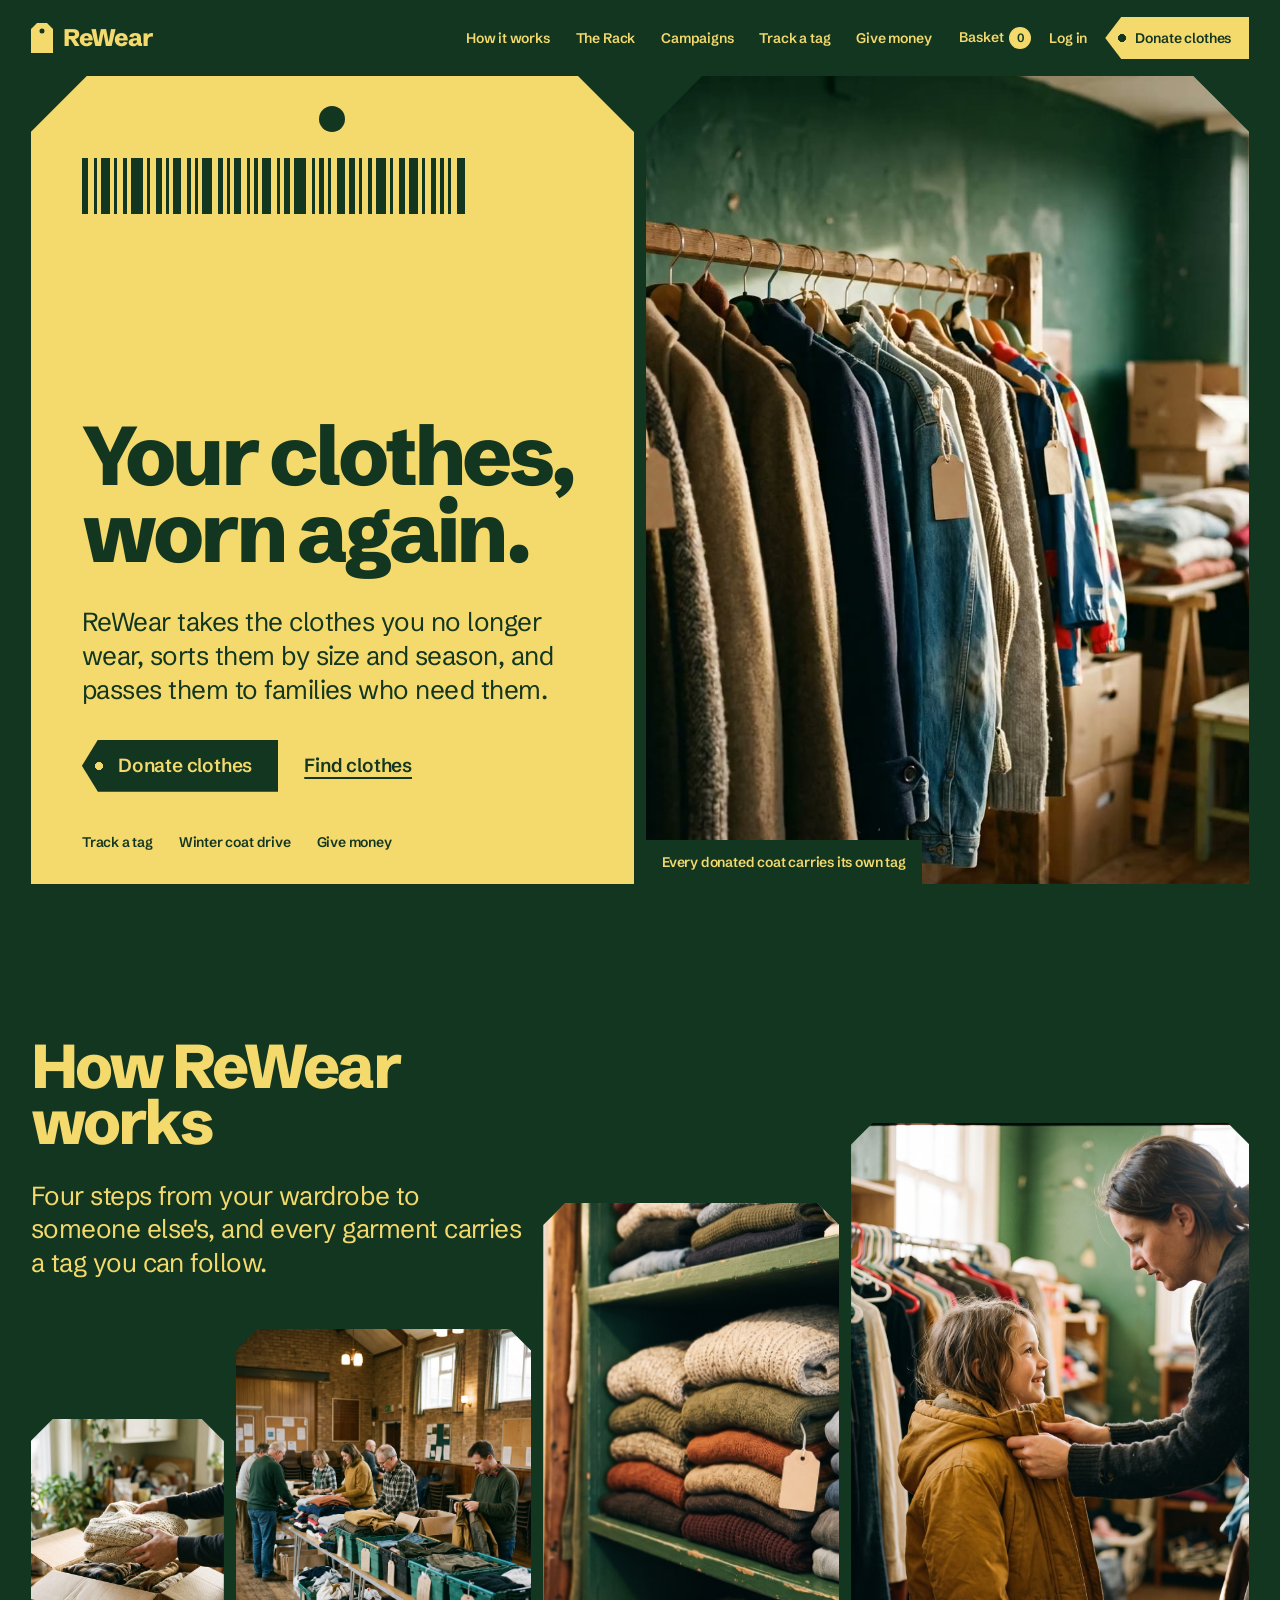
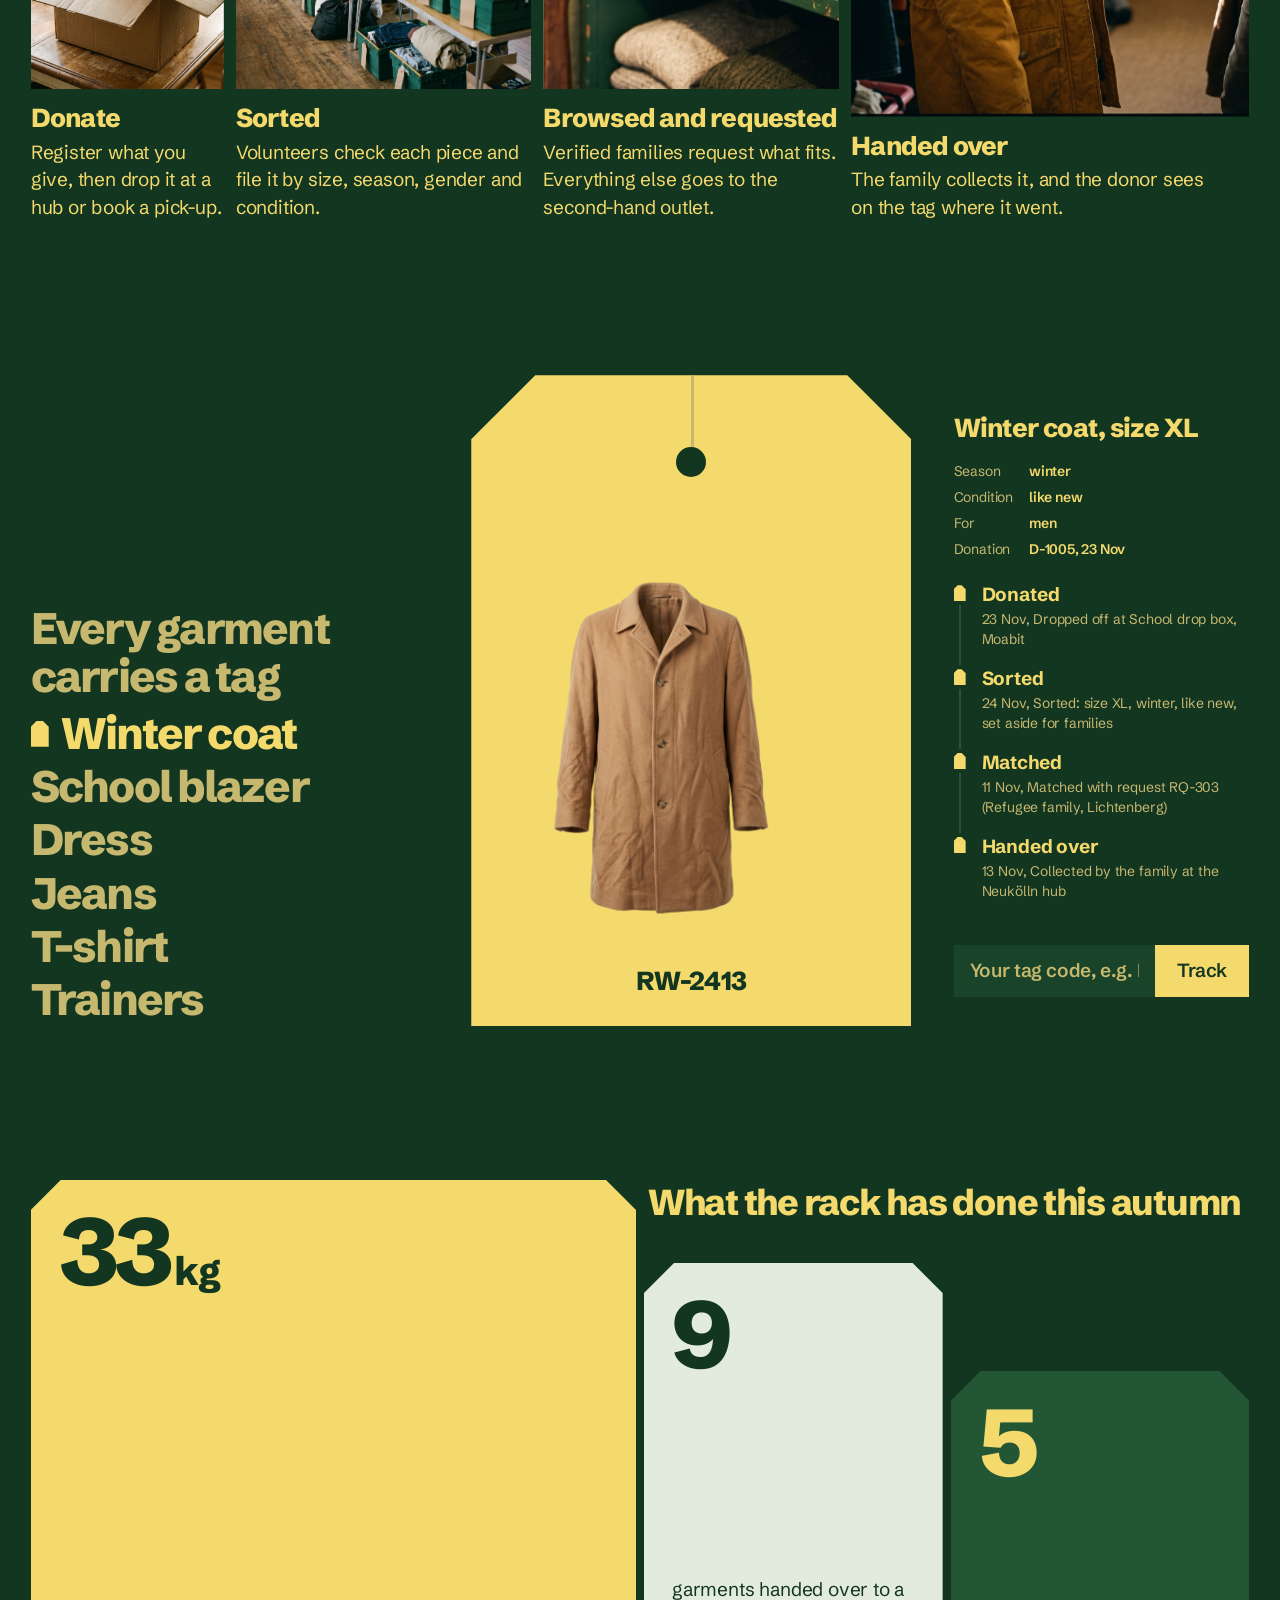
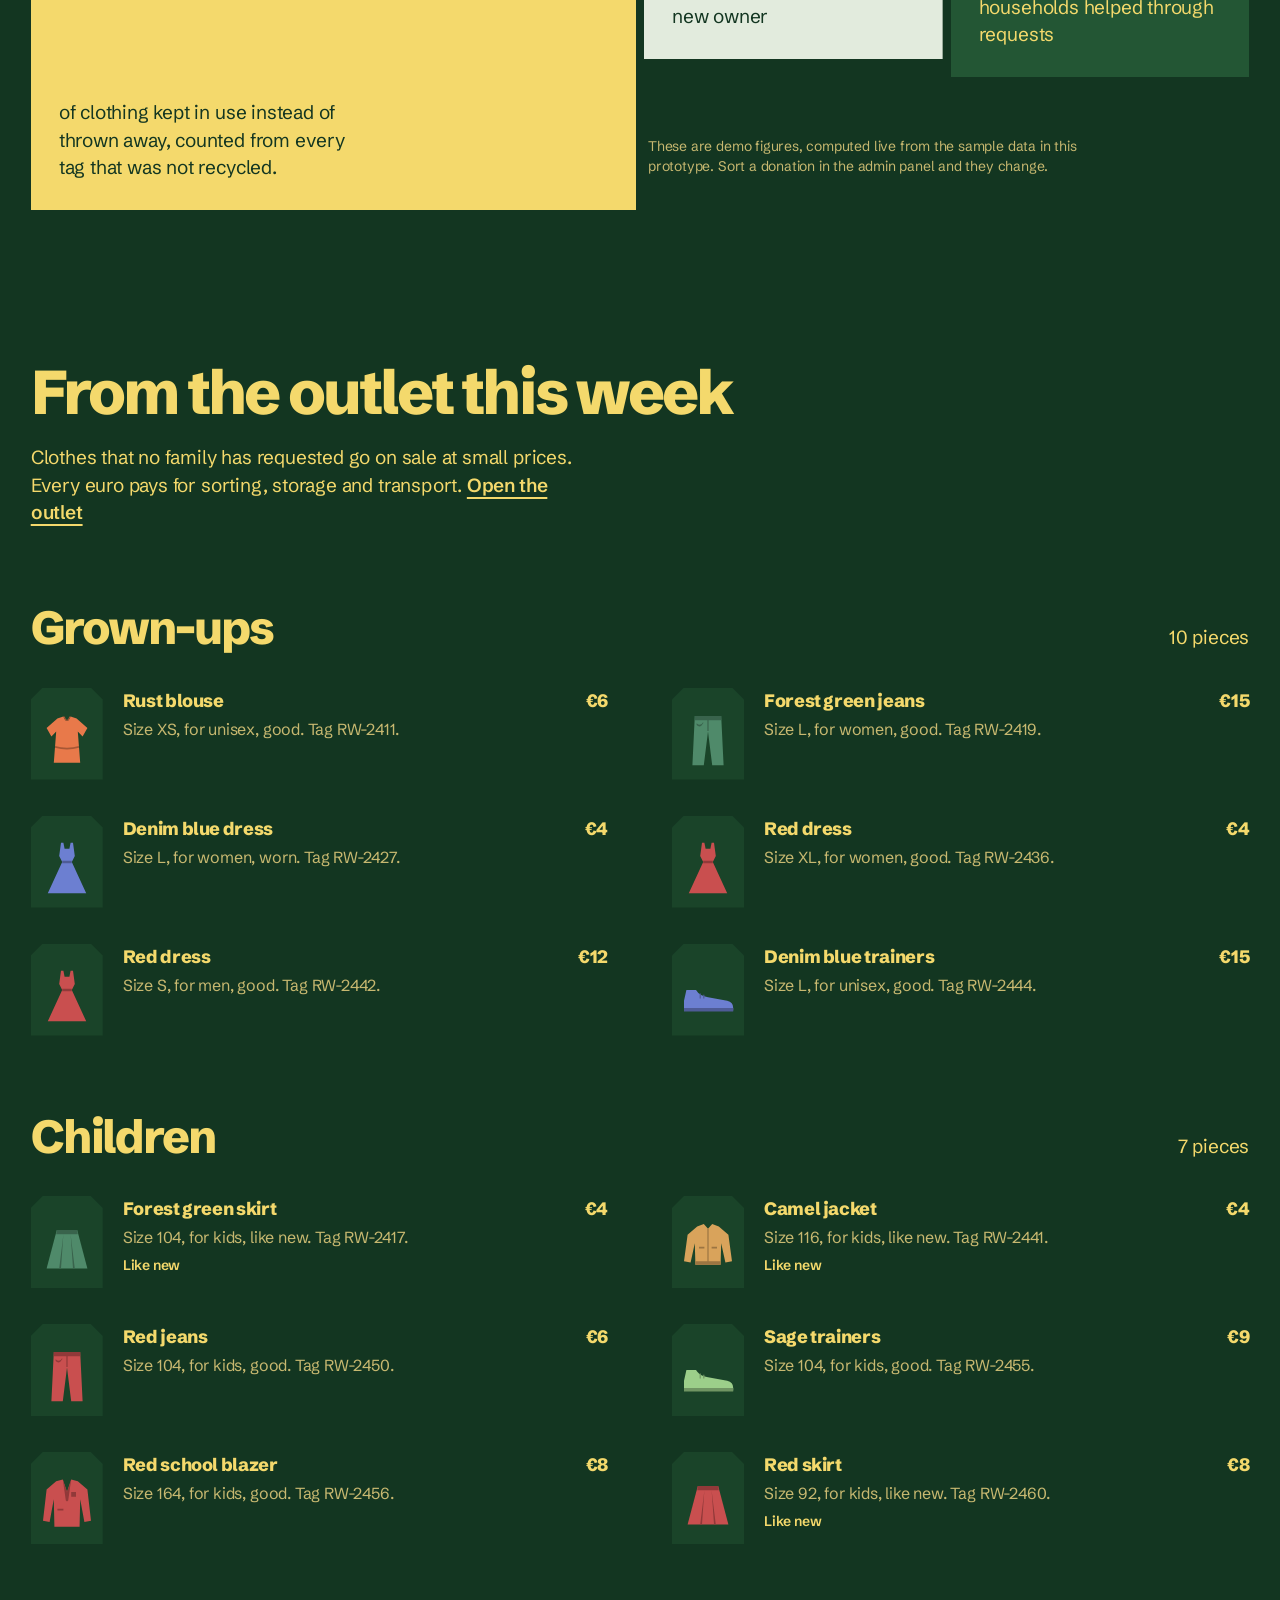
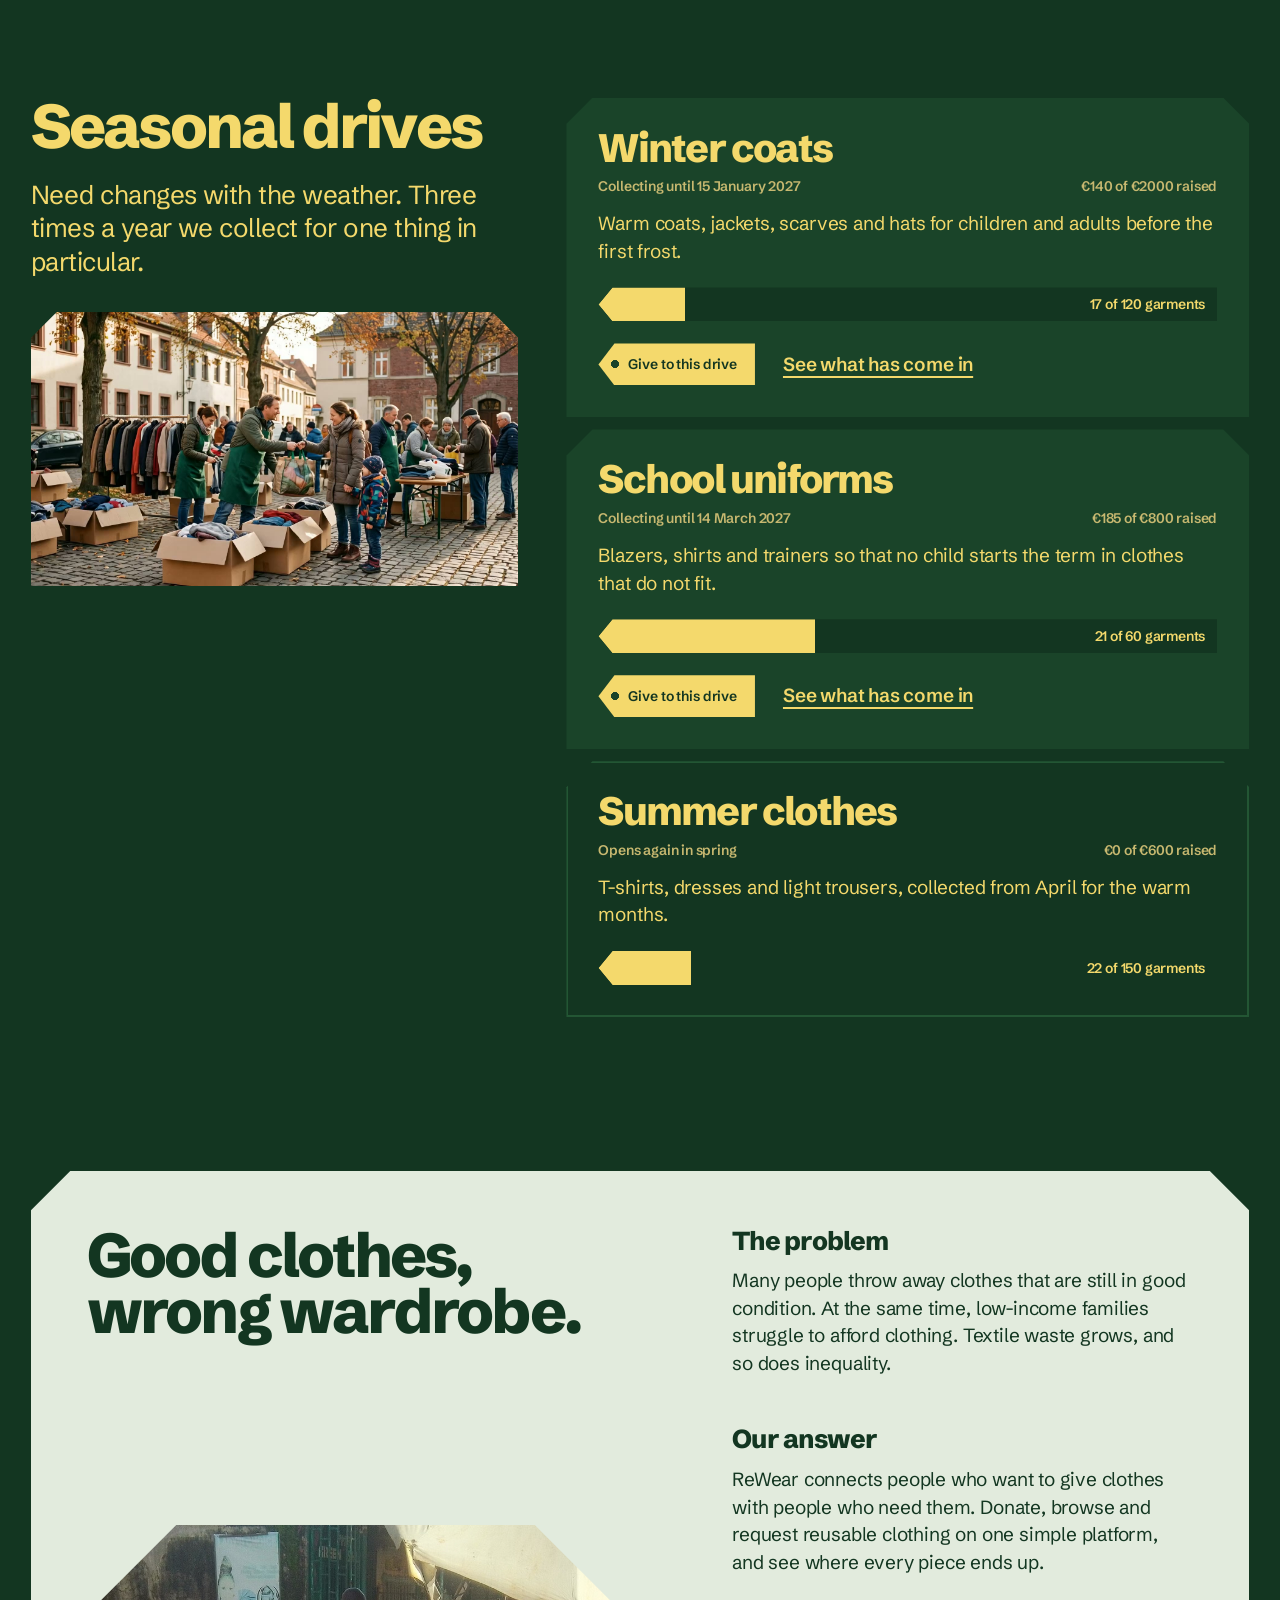
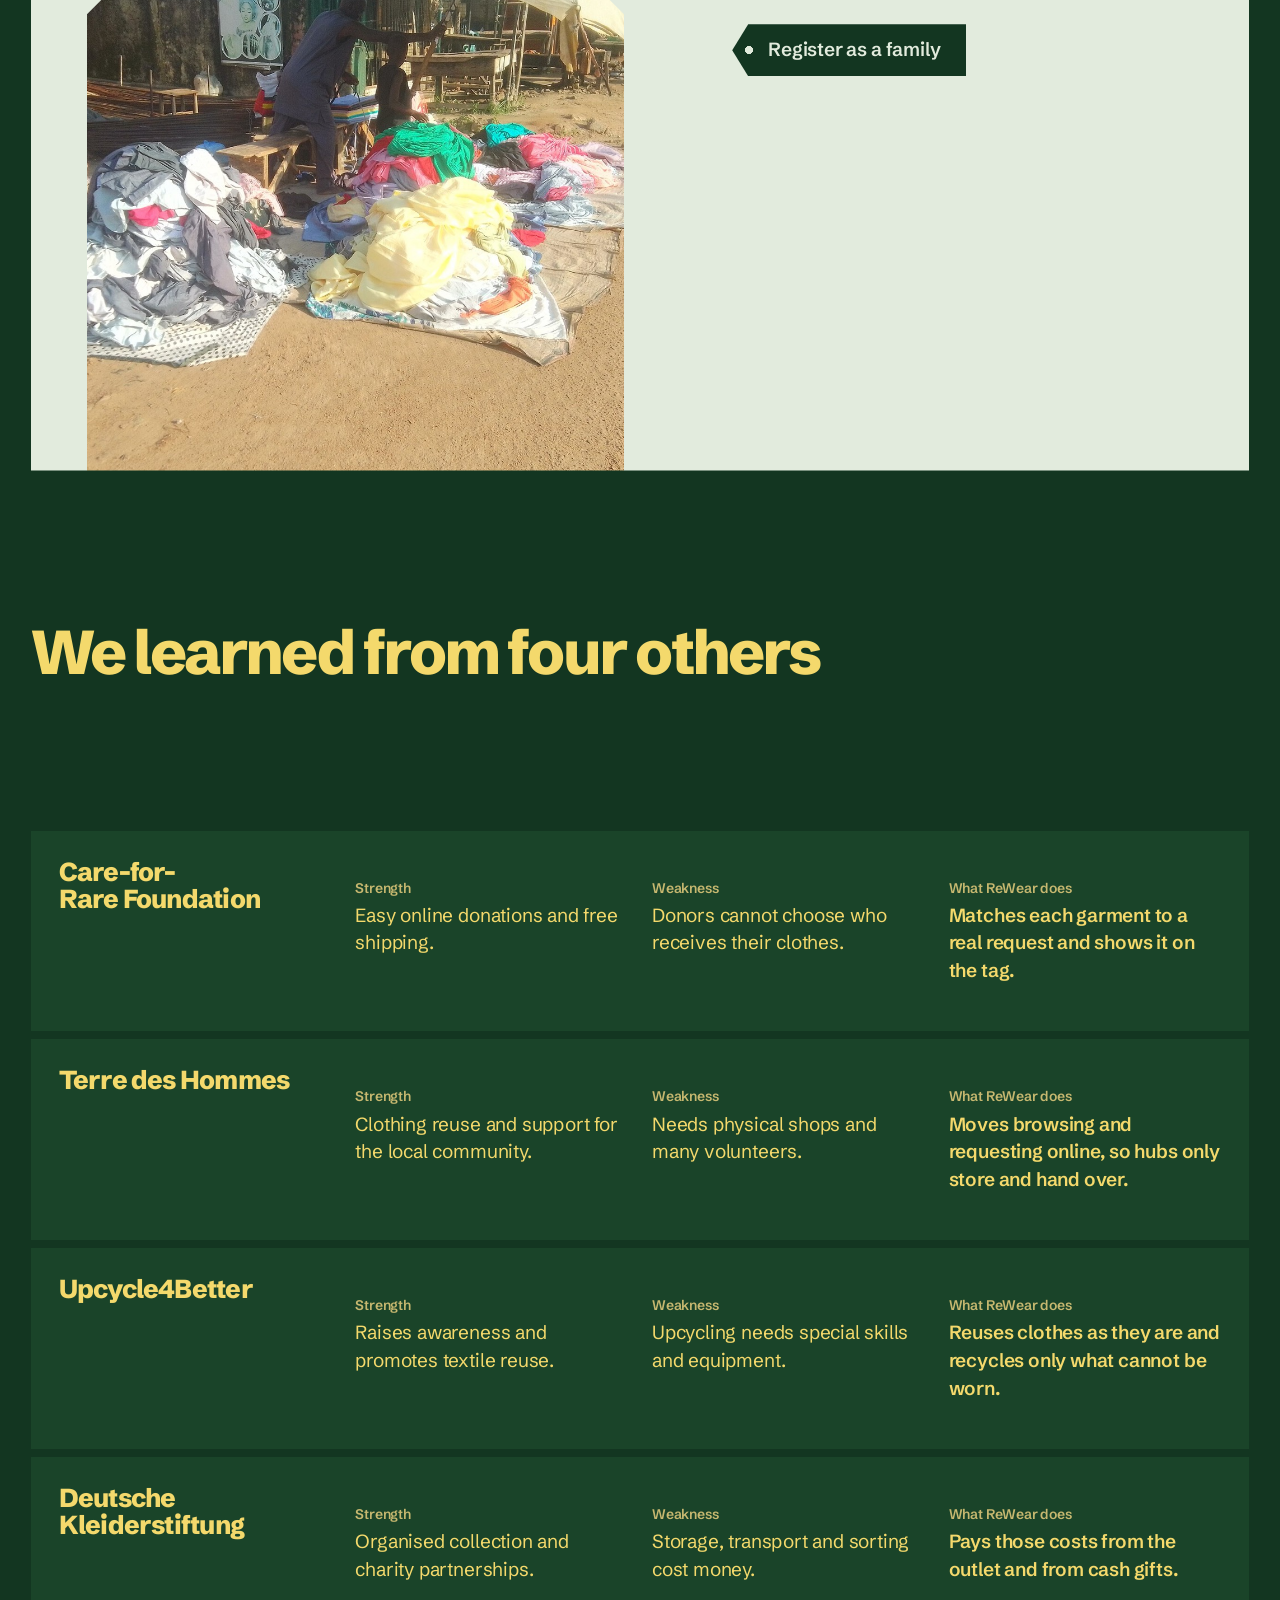
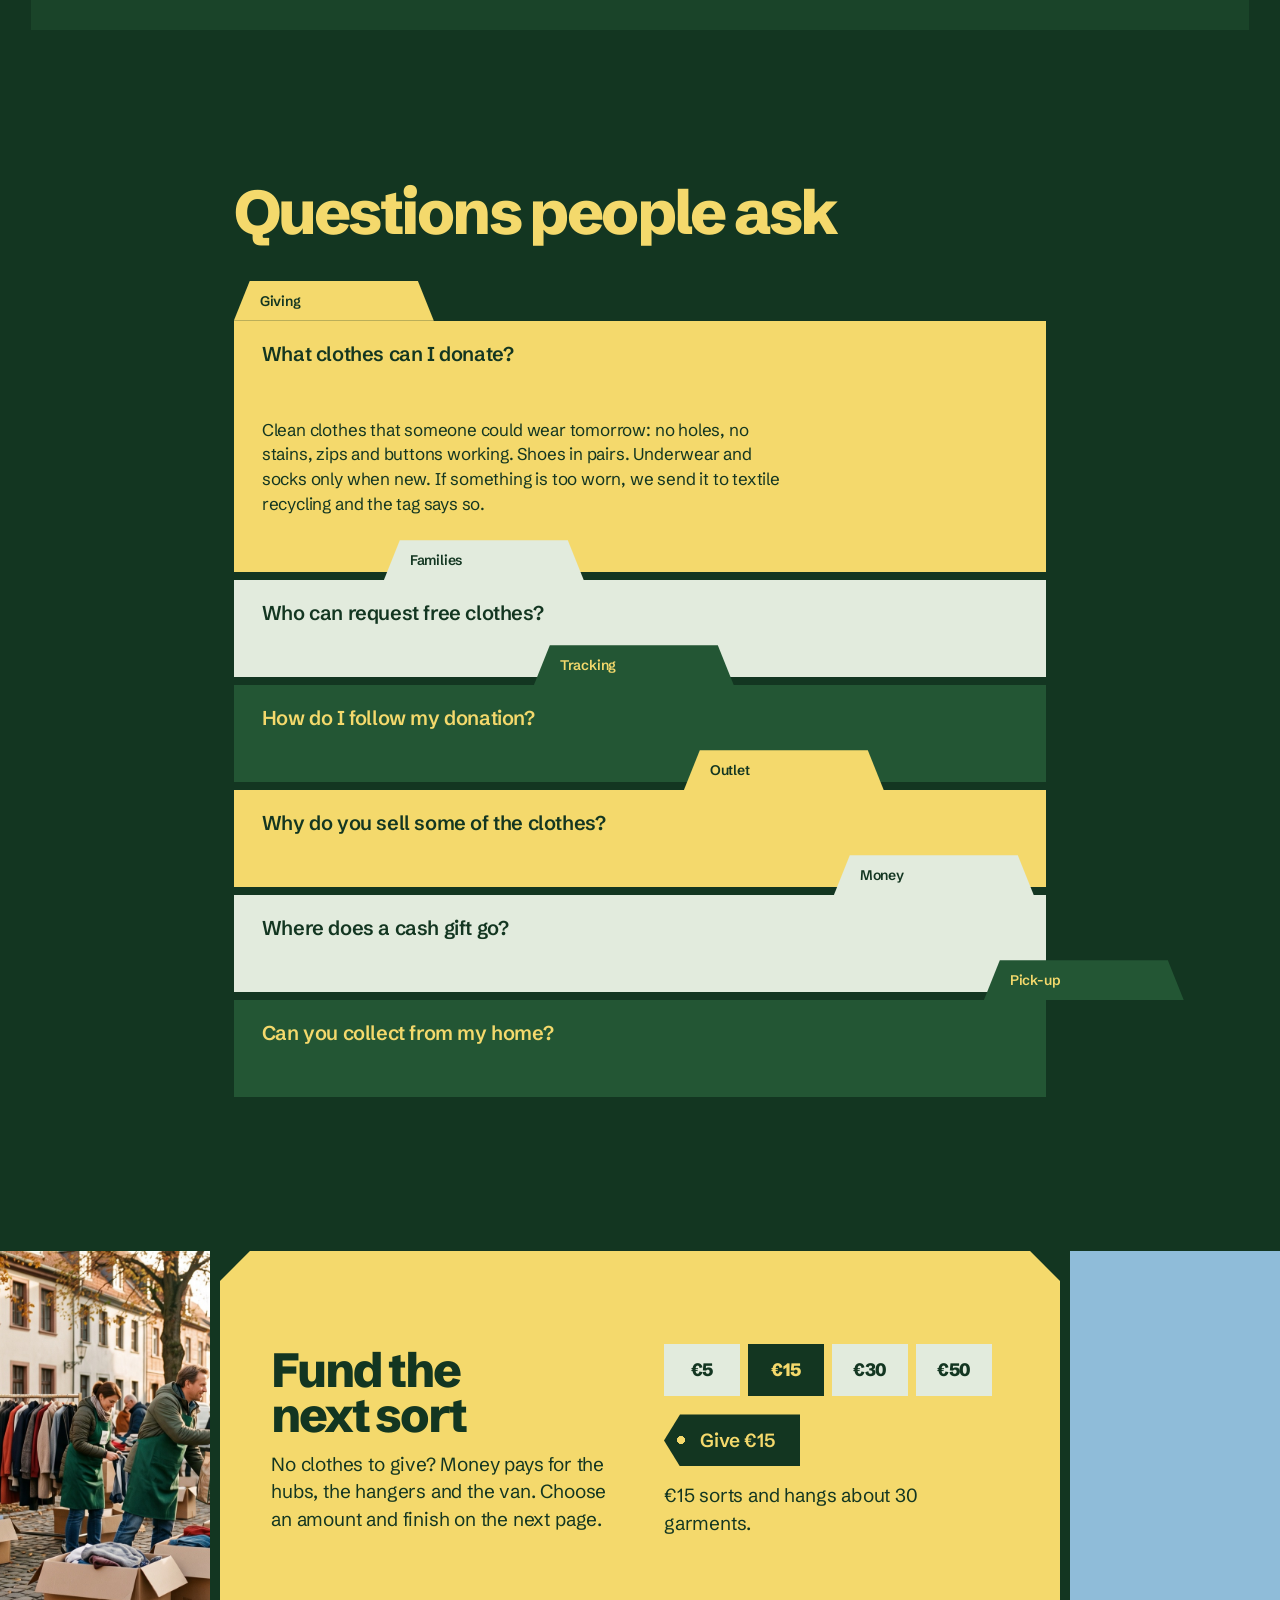
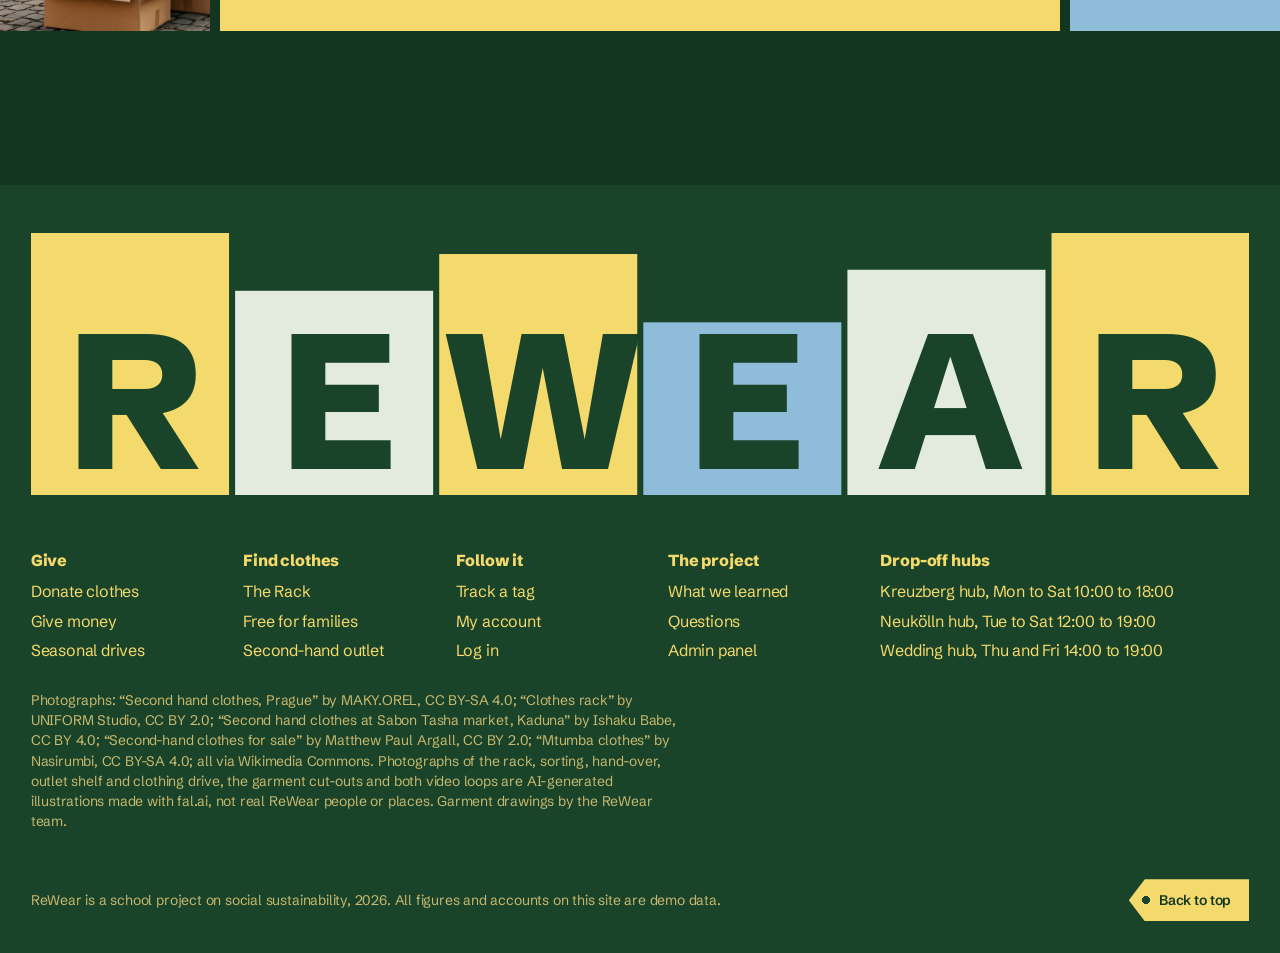
<file: index.html>
<!doctype html>
<html lang="en">
<head>
<meta charset="utf-8">
<meta name="viewport" content="width=device-width, initial-scale=1">
<title>ReWear · Clothing donation</title>
<meta name="description" content="ReWear connects people who give away good clothes with families who need them, and sells the rest second-hand to fund the work.">
<link rel="preconnect" href="https://fonts.googleapis.com">
<link rel="preconnect" href="https://fonts.gstatic.com" crossorigin>
<link href="https://fonts.googleapis.com/css2?family=Schibsted+Grotesk:wght@400;600;800&display=swap" rel="stylesheet">
<link rel="stylesheet" href="css/site.css?v=2">
</head>
<body data-page="home" id="top">
<div data-head></div>

<main id="main">
  <!-- hero: the swing tag beside the rack -->
  <section class="hero" aria-labelledby="hero-title">
    <div class="hero-card tag">
      <div class="hole-dot" aria-hidden="true"></div>
      <div class="barcode" aria-hidden="true" data-barcode></div>
      <h1 id="hero-title" class="rise">Your clothes, worn again.</h1>
      <p class="sub rise" style="--d:1">ReWear takes the clothes you no longer wear, sorts them by size and season, and passes them to families who need them.</p>
      <div class="actions rise" style="--d:2">
        <a class="btn" href="donate.html">Donate clothes</a>
        <a class="link" href="shop.html">Find clothes</a>
      </div>
      <nav class="hero-links" aria-label="Quick links">
        <a href="#track">Track a tag</a><a href="#drives">Winter coat drive</a><a href="donate.html#money">Give money</a>
      </nav>
    </div>
    <figure class="hero-photo tag" style="margin:0">
      <video class="slide on" autoplay muted loop playsinline poster="assets/video/hero-rack-poster.jpg" aria-label="A rail of donated coats and denim, each with a paper swing tag" width="1030" height="1280"><source src="assets/video/hero-rack-loop.mp4" type="video/mp4"></video>
      <img class="slide" src="assets/img/step-sort.jpg" alt="Volunteers sorting donated clothes into green crates" width="1450" height="1800">
      <img class="slide" src="assets/img/step-receive.jpg" alt="A girl tries on a mustard winter coat while her mother adjusts the collar" width="1450" height="1800">
      <figcaption data-caption>Every donated coat carries its own tag</figcaption>
    </figure>
  </section>

  <!-- how it works -->
  <section class="section how" id="how" aria-labelledby="how-title">
    <h2 id="how-title" class="rise">How ReWear works</h2>
    <p class="intro lead rise" style="--d:1">Four steps from your wardrobe to someone else's, and every garment carries a tag you can follow.</p>
    <div class="stage rise" style="--d:1">
      <div class="tile tag"><img src="assets/img/step-donate.jpg" alt="Hands placing a folded sweater into a donation box" width="1450" height="1800" loading="lazy"></div>
      <h3>Donate</h3>
      <p>Register what you give, then drop it at a hub or book a pick-up.</p>
    </div>
    <div class="stage rise" style="--d:2">
      <div class="tile tag"><img src="assets/img/step-sort.jpg" alt="Volunteers sorting clothes by size into green crates" width="1450" height="1800" loading="lazy"></div>
      <h3>Sorted</h3>
      <p>Volunteers check each piece and file it by size, season, gender and condition.</p>
    </div>
    <div class="stage rise" style="--d:3">
      <div class="tile tag"><img src="assets/img/outlet-shelf.jpg" alt="Green shelves of folded sweaters and coats on hangers" width="1800" height="1004" loading="lazy" style="object-position:35% 50%"></div>
      <h3>Browsed and requested</h3>
      <p>Verified families request what fits. Everything else goes to the second-hand outlet.</p>
    </div>
    <div class="stage rise" style="--d:4">
      <div class="tile tag"><img src="assets/img/step-receive.jpg" alt="A girl tries on a mustard winter coat while her mother adjusts the collar" width="1450" height="1800" loading="lazy"></div>
      <h3>Handed over</h3>
      <p>The family collects it, and the donor sees on the tag where it went.</p>
    </div>
  </section>

  <!-- the rack: live tag tracker -->
  <section class="section rack" id="track" aria-labelledby="rack-title">
    <div class="rack-list">
      <h2 id="rack-title">Every garment carries a tag</h2>
      <ul data-rack-list></ul>
    </div>
    <div class="rack-stage">
      <div class="big-tag tag" data-big-tag>
        <span class="string" aria-hidden="true"></span>
        <span class="tag-hole-dot" aria-hidden="true"></span>
        <div data-glyph></div>
        <span class="code" data-code></span>
      </div>
    </div>
    <div class="rack-fact" aria-live="polite">
      <h3 data-fact-title>Choose a garment</h3>
      <dl data-fact></dl>
      <ol class="journey" data-journey></ol>
      <form class="track-form" data-track-form>
        <label class="sr-only" for="track-code">Tag code</label>
        <input id="track-code" name="code" placeholder="Your tag code, e.g. RW-2412" autocomplete="off" aria-describedby="track-msg">
        <button class="btn" type="submit">Track</button>
      </form>
      <p class="track-msg" id="track-msg" data-track-msg></p>
    </div>
  </section>

  <!-- stats -->
  <section class="section stats" aria-labelledby="stats-title">
    <h2 id="stats-title" class="rise">What the rack has done this autumn</h2>
    <div class="stat a tag rise" style="--d:1"><div class="fig"><span data-count="kg">0</span><small>kg</small></div><p>of clothing kept in use instead of thrown away, counted from every tag that was not recycled.</p></div>
    <div class="stat b tag rise" style="--d:2"><div class="fig" data-count="rehomed">0</div><p>garments handed over to a new owner</p></div>
    <div class="stat c tag rise" style="--d:3"><div class="fig" data-count="families">0</div><p>households helped through requests</p></div>
    <p class="note">These are demo figures, computed live from the sample data in this prototype. Sort a donation in the admin panel and they change.</p>
  </section>

  <!-- outlet preview -->
  <section class="section" id="outlet" aria-labelledby="outlet-title">
    <div class="outlet-head">
      <h2 id="outlet-title" class="h2 rise">From the outlet this week</h2>
      <p class="rise" style="--d:1">Clothes that no family has requested go on sale at small prices. Every euro pays for sorting, storage and transport. <a class="link" href="shop.html?mode=outlet">Open the outlet</a></p>
    </div>
    <div data-outlet></div>
  </section>

  <!-- seasonal drives -->
  <section class="section drives" id="drives" aria-labelledby="drives-title">
    <div>
      <h2 id="drives-title" class="h2 rise">Seasonal drives</h2>
      <p class="lead rise" style="--d:1">Need changes with the weather. Three times a year we collect for one thing in particular.</p>
      <figure class="drive-film tag rise" style="--d:2"><video autoplay muted loop playsinline preload="metadata" poster="assets/video/clothing-drive-poster.jpg" aria-label="Volunteers in green aprons at an outdoor clothing drive" width="1600" height="900"><source src="assets/video/clothing-drive-loop.mp4" type="video/mp4"></video></figure>
    </div>
    <div data-drives></div>
  </section>

  <!-- about: problem and solution -->
  <section class="about tag" aria-labelledby="about-title">
    <h2 id="about-title" class="rise">Good clothes, wrong wardrobe.</h2>
    <div class="text">
      <div class="rise" style="--d:1">
        <h3>The problem</h3>
        <p>Many people throw away clothes that are still in good condition. At the same time, low-income families struggle to afford clothing. Textile waste grows, and so does inequality.</p>
      </div>
      <div class="rise" style="--d:2">
        <h3>Our answer</h3>
        <p>ReWear connects people who want to give clothes with people who need them. Donate, browse and request reusable clothing on one simple platform, and see where every piece ends up.</p>
      </div>
      <a class="btn rise" style="--d:3" href="login.html?role=family">Register as a family</a>
    </div>
    <div class="shot tag"><img src="assets/market.jpg" alt="Second-hand clothes laid out at a market stall" width="1600" height="1200" loading="lazy"></div>
  </section>

  <!-- what we learned -->
  <section class="section learned" id="learned" aria-labelledby="learned-title">
    <h2 id="learned-title" class="rise">We learned from four others</h2>
    <ul class="values rise" style="--d:1" aria-label="Our values">
      <li class="tag-side">Transparency</li><li class="tag-side">Accessibility</li><li class="tag-side">Community</li><li class="tag-side">Sustainability</li>
    </ul>
    <div class="orgs">
      <article class="org rise">
        <h3><a href="https://www.care-for-rare.org/en/donate-clothes-and-help/" rel="noopener">Care-for-Rare Foundation</a></h3>
        <dl><dt>Strength</dt><dd>Easy online donations and free shipping.</dd></dl>
        <dl><dt>Weakness</dt><dd>Donors cannot choose who receives their clothes.</dd></dl>
        <dl class="answer"><dt>What ReWear does</dt><dd>Matches each garment to a real request and shows it on the tag.</dd></dl>
      </article>
      <article class="org rise">
        <h3><a href="https://www.tdh.de/en/take-action/announcements-dates/appointments/appointment/browse-second-hand-shops-and-donate" rel="noopener">Terre des Hommes</a></h3>
        <dl><dt>Strength</dt><dd>Clothing reuse and support for the local community.</dd></dl>
        <dl><dt>Weakness</dt><dd>Needs physical shops and many volunteers.</dd></dl>
        <dl class="answer"><dt>What ReWear does</dt><dd>Moves browsing and requesting online, so hubs only store and hand over.</dd></dl>
      </article>
      <article class="org rise">
        <h3><a href="https://www.upcycle4better.com/recycling-around-the-world/germany" rel="noopener">Upcycle4Better</a></h3>
        <dl><dt>Strength</dt><dd>Raises awareness and promotes textile reuse.</dd></dl>
        <dl><dt>Weakness</dt><dd>Upcycling needs special skills and equipment.</dd></dl>
        <dl class="answer"><dt>What ReWear does</dt><dd>Reuses clothes as they are and recycles only what cannot be worn.</dd></dl>
      </article>
      <article class="org rise">
        <h3><a href="https://www.kleiderstiftung.de/en/" rel="noopener">Deutsche Kleiderstiftung</a></h3>
        <dl><dt>Strength</dt><dd>Organised collection and charity partnerships.</dd></dl>
        <dl><dt>Weakness</dt><dd>Storage, transport and sorting cost money.</dd></dl>
        <dl class="answer"><dt>What ReWear does</dt><dd>Pays those costs from the outlet and from cash gifts.</dd></dl>
      </article>
    </div>
  </section>

  <!-- faq -->
  <section class="section faq" id="faq" aria-labelledby="faq-title">
    <h2 id="faq-title" class="rise">Questions people ask</h2>
    <div class="drawer" data-faq></div>
  </section>

  <!-- give money -->
  <section class="give" aria-labelledby="give-title">
    <div class="flank-photo"><img src="assets/img/clothing-drive.jpg" alt="" style="object-position:30% 50%" width="1600" height="1070" loading="lazy"></div>
    <div class="main tag">
      <div class="give-text"><h2 id="give-title">Fund the next sort</h2>
      <p>No clothes to give? Money pays for the hubs, the hangers and the van. Choose an amount and finish on the next page.</p></div>
      <div class="give-act"><div class="amounts" role="group" aria-label="Amount" data-amounts>
        <button type="button" aria-pressed="false" data-amt="5">€5</button>
        <button type="button" aria-pressed="true" data-amt="15">€15</button>
        <button type="button" aria-pressed="false" data-amt="30">€30</button>
        <button type="button" aria-pressed="false" data-amt="50">€50</button>
      </div>
      <div class="row">
        <a class="btn on-gold" href="donate.html?amount=15#money" data-give>Give €15</a>
        <span data-give-note>€15 sorts and hangs about 30 garments.</span>
      </div></div>
    </div>
    <div class="flank-colour"></div>
  </section>
</main>

<div data-foot></div>

<script src="js/data.js?v=2"></script>
<script src="js/glyphs.js?v=2"></script>
<script src="js/site.js?v=2"></script>
<script src="js/home.js?v=2"></script>
</body>
</html>
</file>
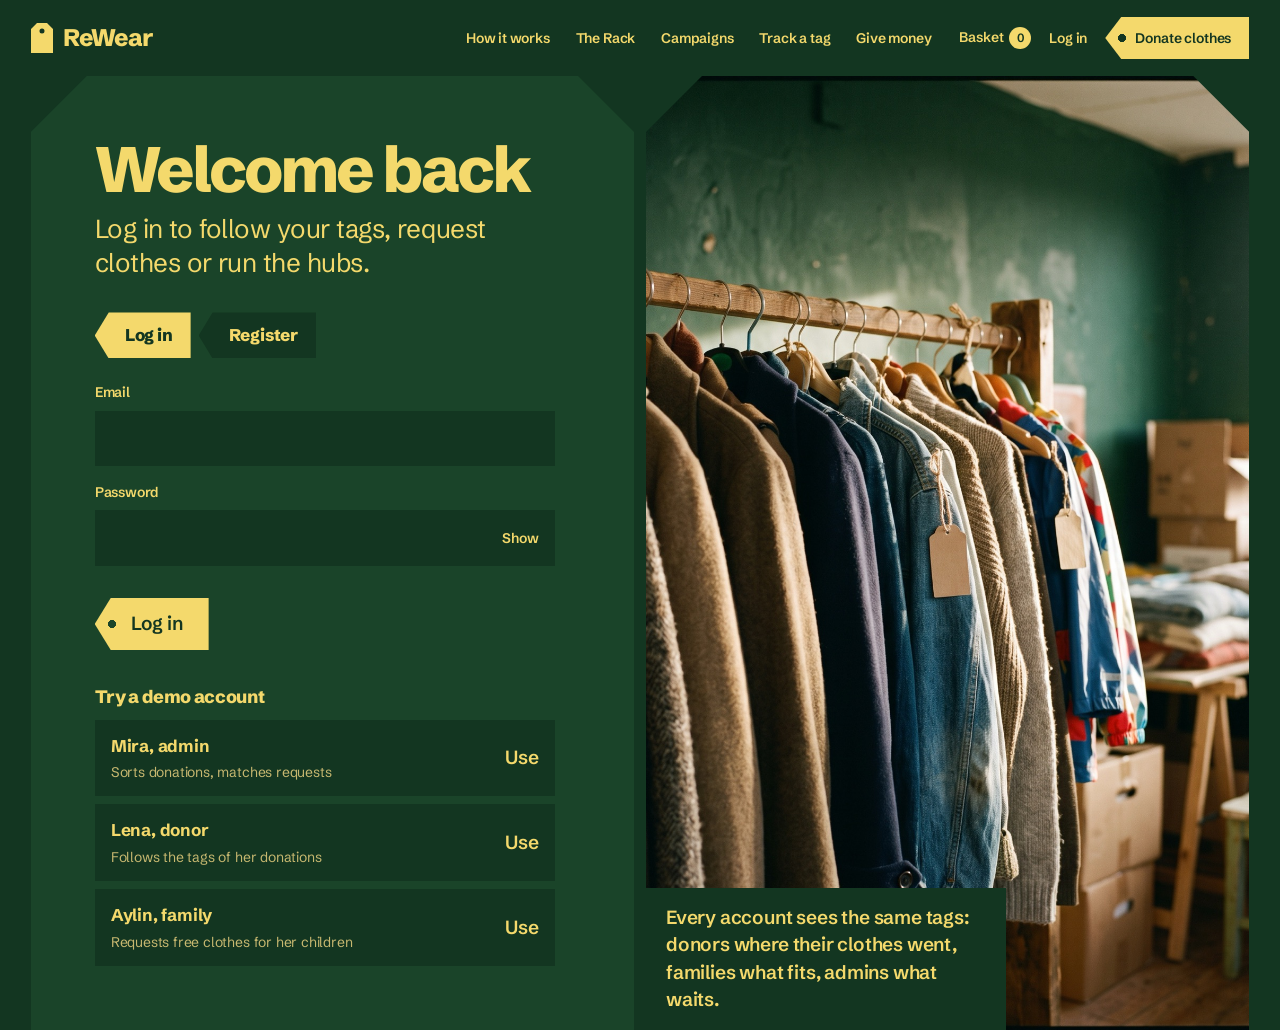
<file: account.html>
<!doctype html>
<html lang="en">
<head>
<meta charset="utf-8">
<meta name="viewport" content="width=device-width, initial-scale=1">
<title>My account · ReWear</title>
<link rel="preconnect" href="https://fonts.googleapis.com">
<link rel="preconnect" href="https://fonts.gstatic.com" crossorigin>
<link href="https://fonts.googleapis.com/css2?family=Schibsted+Grotesk:wght@400;600;800&display=swap" rel="stylesheet">
<link rel="stylesheet" href="css/site.css?v=2">
<link rel="stylesheet" href="css/pages.css?v=2">
<script src="js/data.js?v=2"></script>
<script>if (!RW.session()) location.replace('login.html?next=account.html');</script>
</head>
<body data-page="account" id="top">
<div data-head></div>
<main id="main">
  <section class="page-top"><h1 class="rise" data-hello>My account</h1><p class="lead rise" style="--d:1" data-intro></p></section>
  <div class="acct">
    <aside class="acct-side tag" data-card></aside>
    <div class="acct-main" data-main></div>
  </div>
</main>
<div data-foot></div>
<script src="js/glyphs.js?v=2"></script>
<script src="js/site.js?v=2"></script>
<script>
(function () {
  var u = RW.session(); if (!u) return;
  var $ = function (s) { return document.querySelector(s); };
  var esc = RW.esc;
  var STATUS = { received: 'Waiting to be sorted', sorted: 'On the rack', matched: 'Matched', delivered: 'Handed over', recycled: 'Recycled', open: 'Looking', pending: 'Waiting for hand-over', fulfilled: 'Collected', reserved: 'Reserved', ready: 'Ready to collect', collected: 'Collected' };
  function row(g, right) {
    return '<li><span class="r-thumb tag">' + RWglyph(g.type, g.colour, '') + '</span><span><b>' + esc(RW.label(g)) + ', size ' + esc(g.size) + '</b><span class="sub">' + right + '</span></span><span class="status ' + g.status + '">' + STATUS[g.status] + '</span></li>';
  }
  function render() {
    u = RW.session();
    $('[data-hello]').textContent = 'Hello, ' + u.name.split(' ')[0];
    $('[data-intro]').textContent = u.role === 'family' ? 'Your requests and the clothes set aside for your household.' : u.role === 'admin' ? 'You are an admin. The admin panel has the full picture.' : 'Every garment you gave, and where it is now.';
    var mine = RW.db.donations.filter(function (d) { return d.userId === u.id; });
    var tags = [].concat.apply([], mine.map(function (d) { return d.tags; }));
    var gs = tags.map(RW.garment).filter(Boolean);
    var reqs = RW.db.requests.filter(function (q) { return q.userId === u.id; });
    var cash = RW.db.cash.filter(function (c) { return c.name === u.name; });
    var orders = RW.db.orders.filter(function (o) { return o.userId === u.id || o.buyer === u.name; });

    $('[data-card]').innerHTML = '<h2>' + esc(u.name) + '</h2><dl>' +
      '<dt>Account</dt><dd>' + ({ donor: 'Donor', family: 'Family', admin: 'Admin' })[u.role] + '</dd>' +
      (u.household ? '<dt>Household</dt><dd>' + esc(u.household) + '</dd>' : '') +
      '<dt>Email</dt><dd>' + esc(u.email) + '</dd>' +
      '<dt>Since</dt><dd>' + RW.dateLong(u.joined) + '</dd>' +
      (u.role === 'family' ? '<dt>Check</dt><dd>' + (u.verified ? 'Verified' : 'Waiting for a volunteer') + '</dd>' : '') +
      (u.role === 'donor' ? '<dt>Given</dt><dd>' + gs.length + ' garments, ' + RW.euro(cash.reduce(function (s, c) { return s + c.amount; }, 0)) + '</dd>' : '') +
      '</dl>' +
      (u.role === 'admin' ? '<a class="btn" href="admin.html">Open the admin panel</a>' : u.role === 'family' ? '<a class="btn" href="shop.html?mode=free">Browse free clothes</a>' : '<a class="btn" href="donate.html">Donate more</a>') +
      '<p style="margin-top:20px"><button class="link-btn" type="button" data-logout>Log out</button></p>';

    var html = '';
    if (u.role === 'family') {
      html += '<section><h2>My requests</h2>' + (reqs.length ? '<ul class="rows">' + reqs.map(function (q) {
        var g = q.tags[0] && RW.garment(q.tags[0]);
        var sub = q.id + ', asked ' + RW.ago(q.date) + (g ? ', tag ' + g.tag : '');
        return g ? row(g, sub).replace(/<span class="status [^"]+">[^<]+<\/span>/, '<span class="status ' + q.status + '">' + STATUS[q.status] + '</span>')
          : '<li><span class="r-thumb tag">' + RWglyph(q.type, '#c7b870', '') + '</span><span><b>' + esc(q.need) + '</b><span class="sub">' + sub + '</span></span><span class="status ' + q.status + '">' + STATUS[q.status] + '</span></li>';
      }).join('') + '</ul>' : '<p class="empty-row">No requests yet. <a href="shop.html?mode=free">Browse the free rack</a> or post a need there.</p>') + '</section>';
    } else {
      html += '<section><h2>My tags</h2>' + (gs.length ? '<ul class="rows">' + gs.map(function (g) {
        var last = g.events[g.events.length - 1];
        return row(g, '<a href="index.html?tag=' + g.tag + '#track">' + g.tag + '</a>, ' + esc(last.note) + ', ' + RW.ago(last.at));
      }).join('') + '</ul>' : '<p class="empty-row">No donations on this account yet. <a href="donate.html">Register your first one</a> and its tags appear here.</p>') + '</section>';
      html += '<section><h2>Money given</h2>' + (cash.length ? '<ul class="rows">' + cash.map(function (c) {
        return '<li><span class="r-thumb tag"><b style="color:var(--paper-ink);margin-top:10px">€</b></span><span><b>' + RW.euro(c.amount) + (c.monthly ? ' a month' : '') + '</b><span class="sub">' + c.id + ', ' + RW.dateLong(c.date) + '</span></span><span class="status delivered">' + esc(c.campaign === 'general' ? 'General fund' : RW.campaign(c.campaign).name) + '</span></li>';
      }).join('') + '</ul>' : '<p class="empty-row">No money gifts yet. <a href="donate.html#money">Fund the next sort</a>.</p>') + '</section>';
    }
    html += '<section><h2>Outlet reservations</h2>' + (orders.length ? '<ul class="rows">' + orders.map(function (o) {
      var g = RW.garment(o.tags[0]);
      return '<li><span class="r-thumb tag">' + RWglyph(g.type, g.colour, '') + '</span><span><b>' + o.id + ', ' + o.tags.length + (o.tags.length === 1 ? ' piece' : ' pieces') + ', ' + RW.euro(o.total) + '</b><span class="sub">' + esc(o.hub || 'Kreuzberg hub') + ', ' + RW.ago(o.date) + '</span></span><span class="status ' + o.status + '">' + STATUS[o.status] + '</span></li>';
    }).join('') + '</ul>' : '<p class="empty-row">Nothing reserved. <a href="shop.html?mode=outlet">See the outlet</a>.</p>') + '</section>';
    $('[data-main]').innerHTML = html;
  }
  render();
  RW.on(render);
  document.addEventListener('click', function (e) { if (e.target.closest('[data-logout]')) { RW.logout(); location.href = 'index.html'; } });
})();
</script>
</body>
</html>
</file>
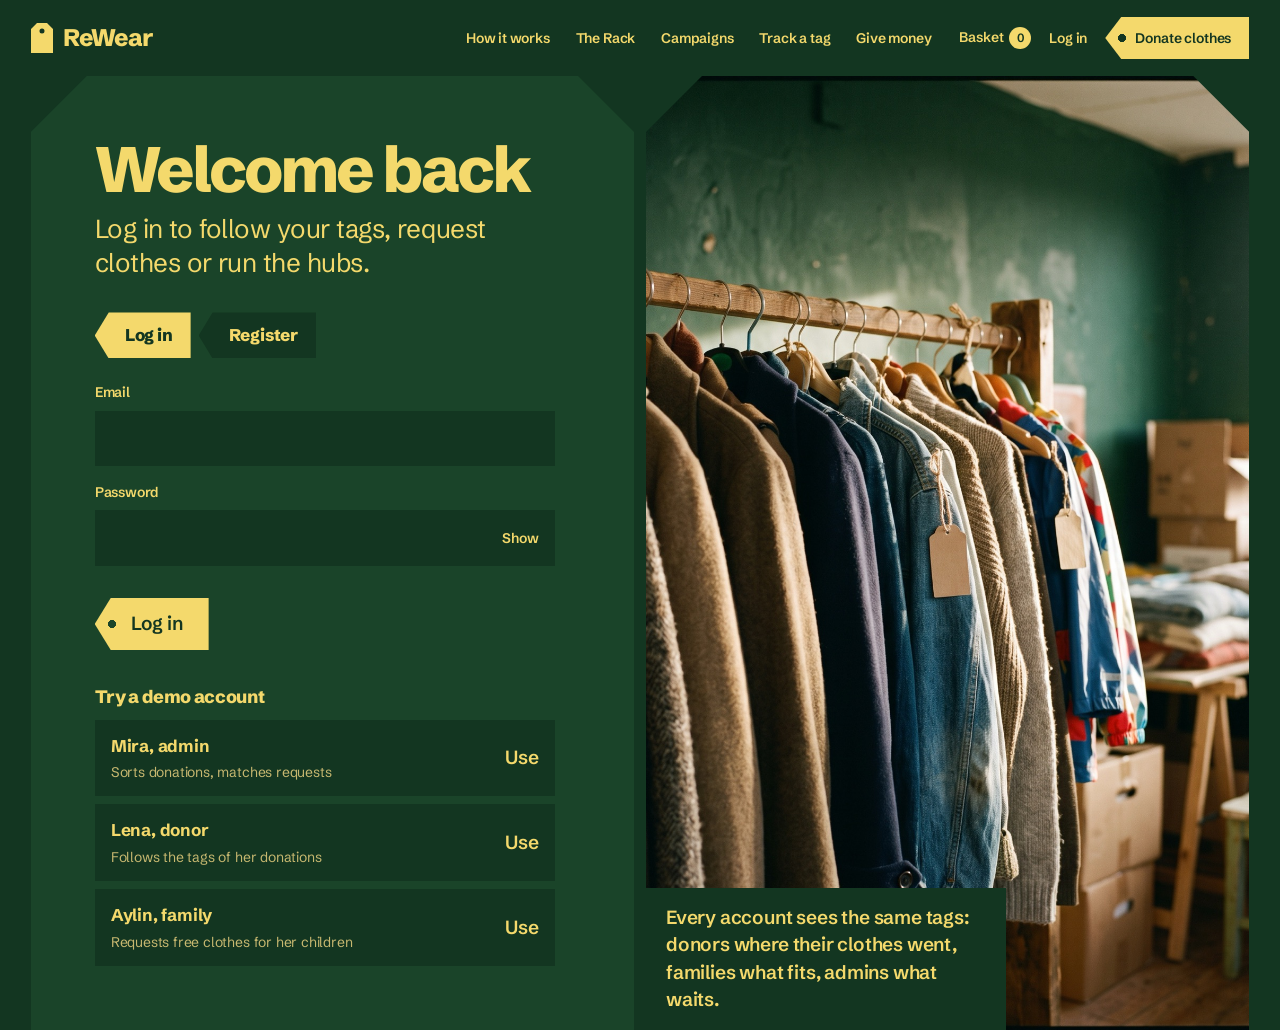
<file: admin.html>
<!doctype html>
<html lang="en">
<head>
<meta charset="utf-8">
<meta name="viewport" content="width=device-width, initial-scale=1">
<title>Admin · ReWear</title>
<link rel="preconnect" href="https://fonts.googleapis.com">
<link rel="preconnect" href="https://fonts.gstatic.com" crossorigin>
<link href="https://fonts.googleapis.com/css2?family=Schibsted+Grotesk:wght@400;600;800&display=swap" rel="stylesheet">
<link rel="stylesheet" href="css/admin.css?v=2">
<script src="js/data.js?v=2"></script>
<script>(function () { var u = RW.session(); if (!u || u.role !== 'admin') location.replace('login.html?next=admin.html'); })();</script>
</head>
<body>
<div class="app">
  <aside class="side" aria-label="Admin">
    <a class="brand" href="index.html" aria-label="ReWear site">
      <svg class="mk" viewBox="0 0 22 30" aria-hidden="true"><path fill="#1f6b3d" fill-rule="evenodd" d="M6 0h10l6 6v24H0V6Zm5 5.5a2.5 2.5 0 1 0 0 5a2.5 2.5 0 0 0 0-5Z"/><rect x="4" y="16" width="14" height="3" fill="#f4d96c"/><rect x="4" y="21" width="9" height="3" fill="#f4d96c"/></svg>
      <span><b>ReWear</b><span>Berlin hubs · admin</span></span>
    </a>
    <nav data-nav></nav>
    <div class="side-foot">
      <div class="who"><span class="avatar" data-avatar></span><span data-who></span></div>
      <a href="index.html">Open the public site</a>
      <button type="button" data-reset>Reset demo data</button>
      <button type="button" data-logout>Log out</button>
    </div>
  </aside>
  <div>
    <div class="topbar">
      <svg viewBox="0 0 22 30" width="20" height="28" aria-hidden="true"><path fill="#1f6b3d" fill-rule="evenodd" d="M6 0h10l6 6v24H0V6Zm5 5.5a2.5 2.5 0 1 0 0 5a2.5 2.5 0 0 0 0-5Z"/></svg>
      <label class="sr-only" for="m-nav" style="position:absolute;width:1px;height:1px;overflow:hidden;clip:rect(0 0 0 0)">Section</label>
      <select id="m-nav" class="in" data-mnav></select>
      <button class="btn small" type="button" data-logout>Log out</button>
    </div>
    <main class="main" id="main" data-view></main>
  </div>
</div>
<script src="js/glyphs.js?v=2"></script>
<script src="js/charts.js?v=2"></script>
<script src="js/admin.js?v=2"></script>
</body>
</html>
</file>
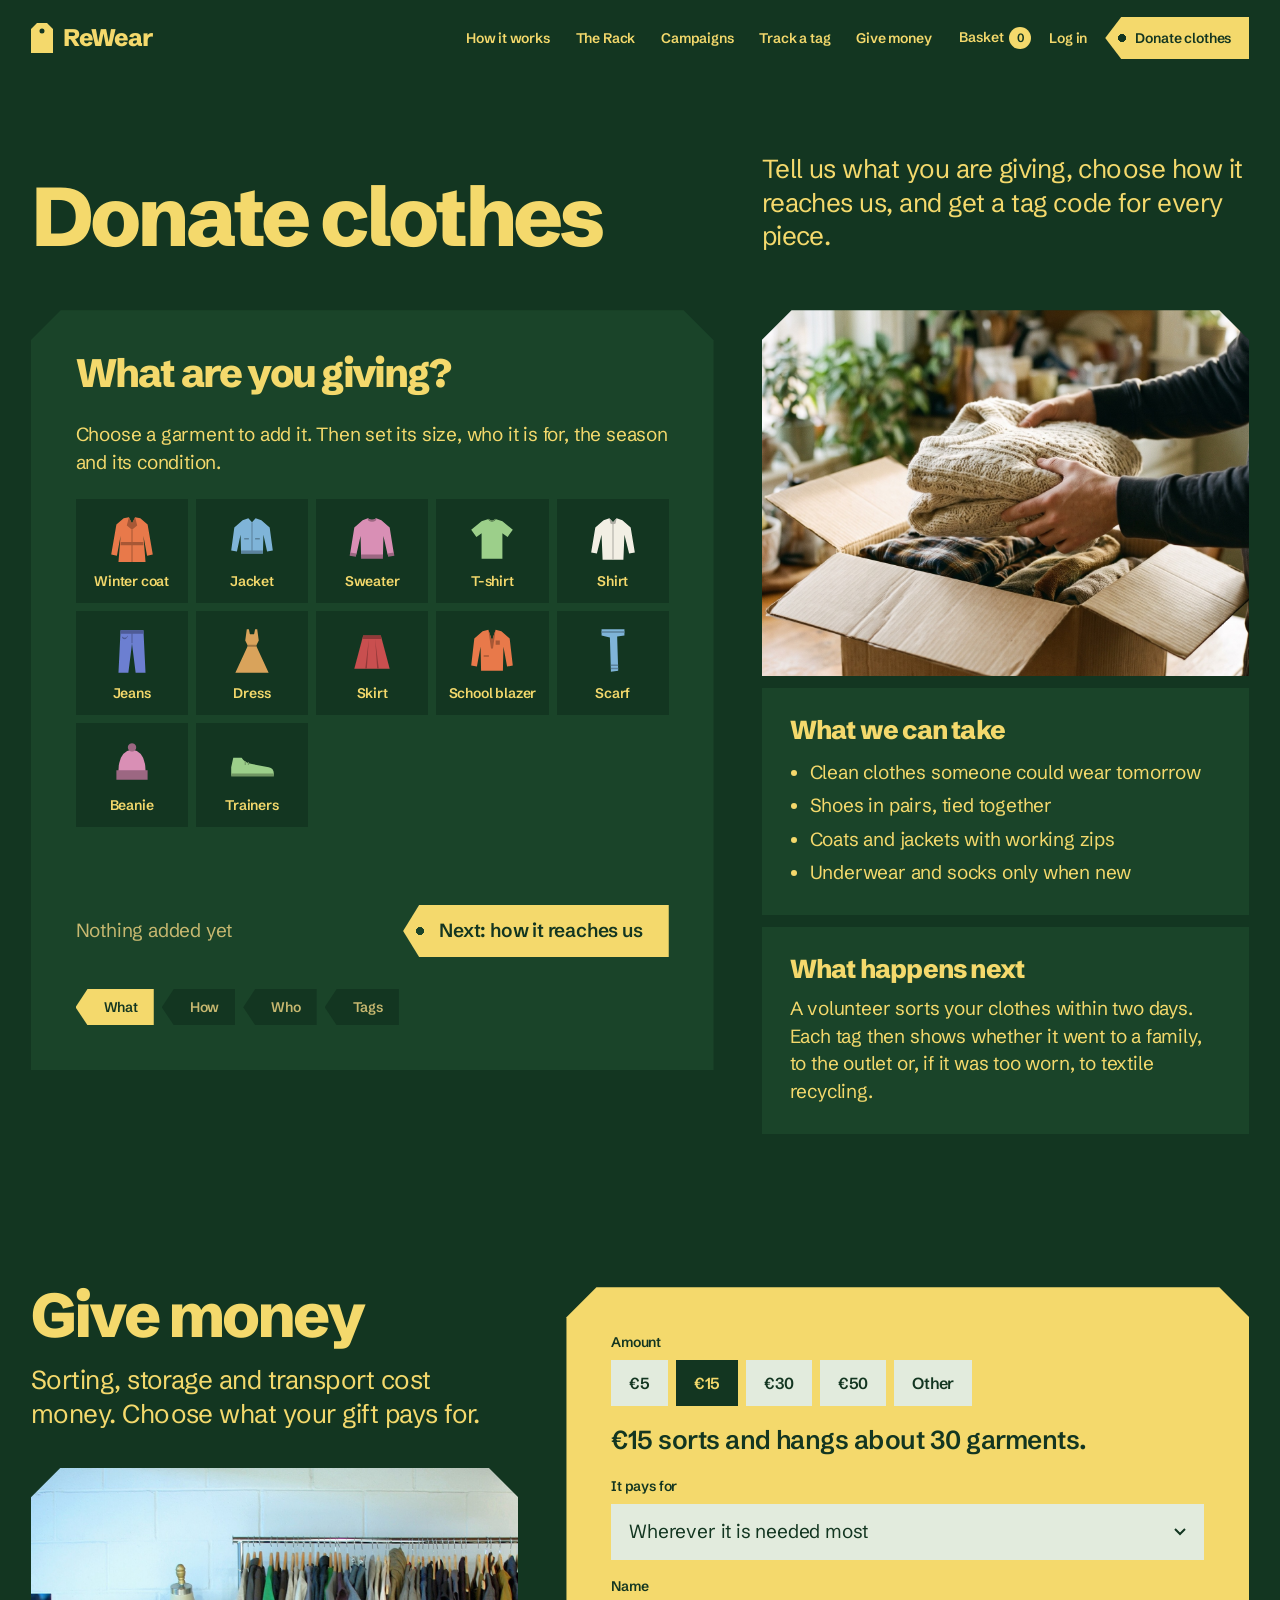
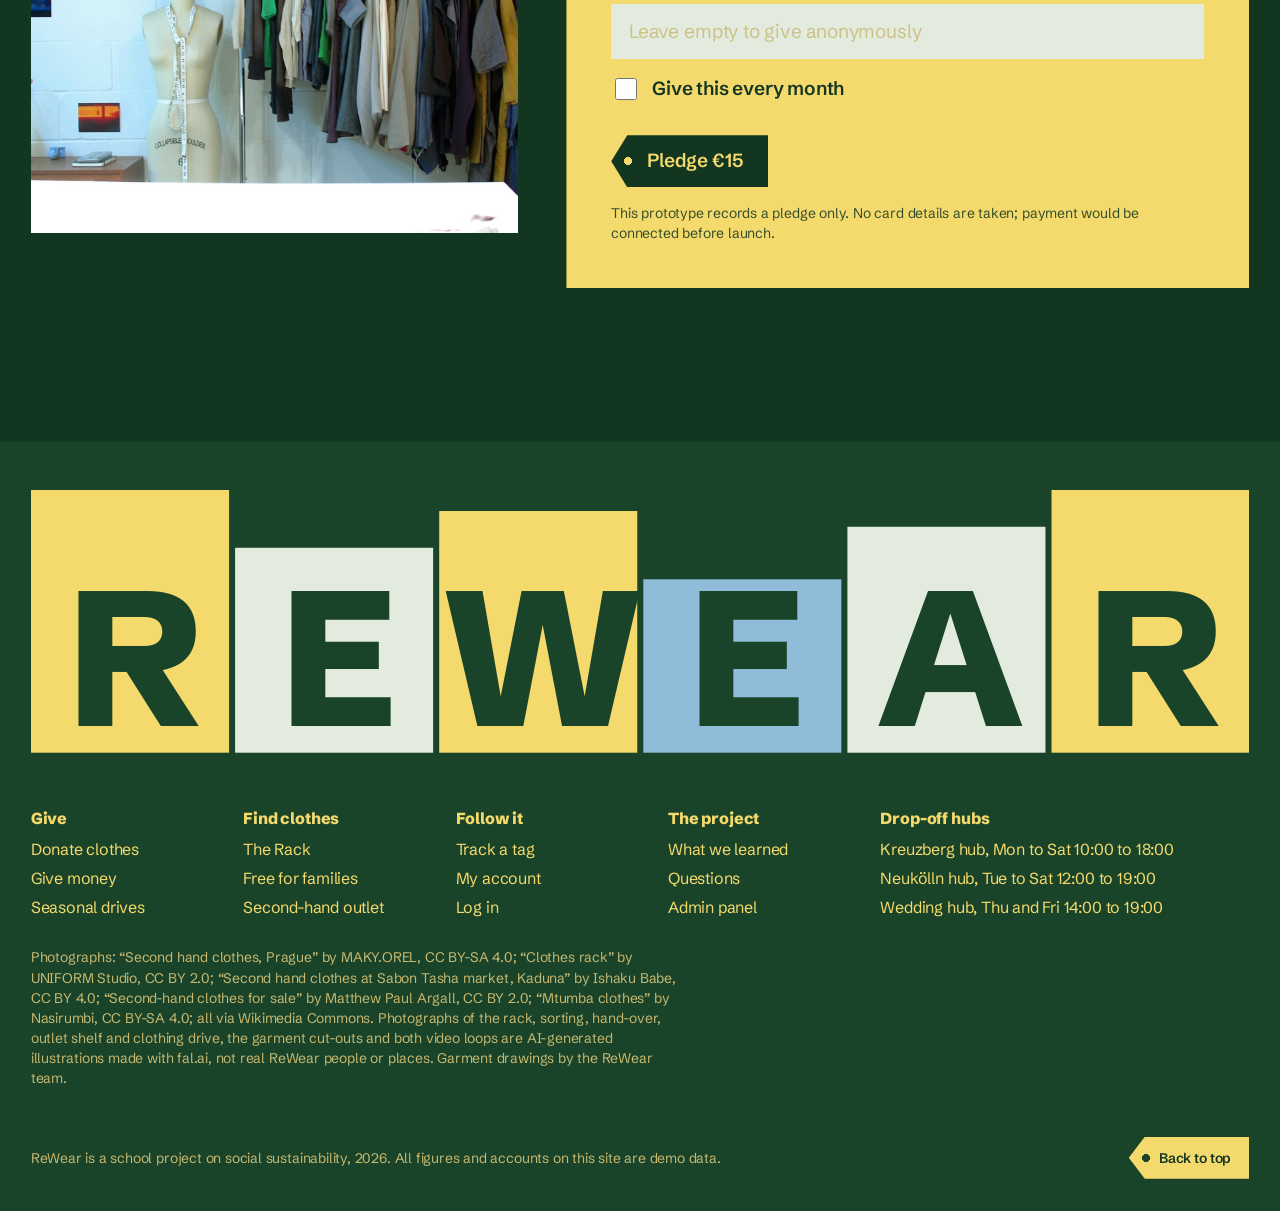
<file: donate.html>
<!doctype html>
<html lang="en">
<head>
<meta charset="utf-8">
<meta name="viewport" content="width=device-width, initial-scale=1">
<title>Donate · ReWear</title>
<meta name="description" content="Register the clothes you want to give, drop them at a hub or book a pick-up, and follow each one by its tag. Or give money to a seasonal drive.">
<link rel="preconnect" href="https://fonts.googleapis.com">
<link rel="preconnect" href="https://fonts.gstatic.com" crossorigin>
<link href="https://fonts.googleapis.com/css2?family=Schibsted+Grotesk:wght@400;600;800&display=swap" rel="stylesheet">
<link rel="stylesheet" href="css/site.css?v=2">
<link rel="stylesheet" href="css/pages.css?v=2">
</head>
<body data-page="donate" id="top">
<div data-head></div>
<main id="main">
  <section class="page-top">
    <h1 class="rise">Donate clothes</h1>
    <p class="lead rise" style="--d:1">Tell us what you are giving, choose how it reaches us, and get a tag code for every piece.</p>
  </section>

  <section class="donate" aria-label="Register a donation">
    <form class="wizard tag" data-wizard novalidate>

      <div class="step on" data-step="0">
        <h2>What are you giving?</h2>
        <p>Choose a garment to add it. Then set its size, who it is for, the season and its condition.</p>
        <div class="garment-pick" data-pick></div>
        <ul class="added" data-added></ul>
        <p class="field err" data-err0 role="alert"></p>
        <div class="wizard-nav"><span class="muted" data-total>Nothing added yet</span><button class="btn" type="button" data-next>Next: how it reaches us</button></div>
      </div>

      <div class="step" data-step="1">
        <h2>How does it reach us?</h2>
        <div class="field"><span class="label" id="how-label">Drop-off or pick-up</span>
          <div class="choice" role="radiogroup" aria-labelledby="how-label">
            <label><input type="radio" name="how" value="drop" checked><span>I'll drop it at a hub</span></label>
            <label><input type="radio" name="how" value="pickup"><span>Pick it up from me</span></label>
          </div>
        </div>
        <div class="field" data-drop><label for="hub">Hub</label><select id="hub" name="hub"></select><span class="hint" data-hub-hours></span></div>
        <div data-pickup hidden class="stack" style="margin:0">
          <div class="field"><label for="addr">Address</label><input id="addr" name="addr" autocomplete="street-address" placeholder="Street and number, postcode"></div>
          <div class="field"><label for="day">Day</label><input id="day" name="day" type="date"></div>
          <p class="hint small muted">Pick-ups are for five garments or more.</p>
        </div>
        <p class="field err" data-err1 role="alert"></p>
        <div class="wizard-nav"><button class="link-btn" type="button" data-back>Back</button><button class="btn" type="button" data-next>Next: your details</button></div>
      </div>

      <div class="step" data-step="2">
        <h2>Who is giving?</h2>
        <div class="field"><label for="d-name">Name</label><input id="d-name" name="name" autocomplete="name" placeholder="Or leave empty to give anonymously"></div>
        <div class="field"><label for="d-email">Email</label><input id="d-email" name="email" type="email" autocomplete="email" aria-describedby="email-hint"><span class="hint" id="email-hint">We send the tag codes here, and a note when each garment finds a new owner.</span></div>
        <label class="check"><input type="checkbox" name="drive" data-drive-box> <span data-drive-label>Count this towards the winter coat drive</span></label>
        <p class="field err" data-err2 role="alert"></p>
        <div class="wizard-nav"><button class="link-btn" type="button" data-back>Back</button><button class="btn" type="submit">Register donation</button></div>
      </div>

      <div class="step" data-step="3">
        <h2>Thank you. Here are your tags.</h2>
        <div data-receipt></div>
        <div class="wizard-nav"><a class="link" href="index.html#track">Open the tracker</a><button class="btn" type="button" data-again>Register another donation</button></div>
      </div>
      <ol class="steps" data-steps aria-label="Progress">
        <li class="on">What</li><li>How</li><li>Who</li><li>Tags</li>
      </ol>
    </form>

    <aside class="side">
      <div class="photo tag"><img src="assets/img/step-donate.jpg" alt="Hands placing a folded sweater into a donation box" width="1450" height="1800" loading="lazy" style="object-position:50% 40%"></div>
      <div class="box">
        <h2>What we can take</h2>
        <ul>
          <li>Clean clothes someone could wear tomorrow</li>
          <li>Shoes in pairs, tied together</li>
          <li>Coats and jackets with working zips</li>
          <li>Underwear and socks only when new</li>
        </ul>
      </div>
      <div class="box">
        <h2>What happens next</h2>
        <p style="margin-top:12px">A volunteer sorts your clothes within two days. Each tag then shows whether it went to a family, to the outlet or, if it was too worn, to textile recycling.</p>
      </div>
    </aside>
  </section>

  <section class="money" id="money" aria-labelledby="money-title">
    <div>
      <h2 id="money-title" class="rise">Give money</h2>
      <p class="lead rise" style="--d:1">Sorting, storage and transport cost money. Choose what your gift pays for.</p>
      <div class="photo tag rise" style="--d:2;--c:30px;overflow:hidden;margin-top:36px;aspect-ratio:4/3"><img src="assets/rack.jpg" alt="A clothes rail in a bright room" width="1600" height="1027" loading="lazy" style="width:100%;height:100%;object-fit:cover"></div>
    </div>
    <form class="money-form tag stack" data-money novalidate style="margin-top:0">
      <div class="field"><span class="label" id="amt-label">Amount</span>
        <div class="choice" role="radiogroup" aria-labelledby="amt-label" data-amt>
          <label><input type="radio" name="amount" value="5"><span>€5</span></label>
          <label><input type="radio" name="amount" value="15" checked><span>€15</span></label>
          <label><input type="radio" name="amount" value="30"><span>€30</span></label>
          <label><input type="radio" name="amount" value="50"><span>€50</span></label>
          <label><input type="radio" name="amount" value="other"><span>Other</span></label>
        </div>
      </div>
      <div class="field" data-other hidden><label for="m-other">Your amount in euros</label><input id="m-other" name="other" inputmode="decimal" placeholder="25"></div>
      <p class="impact" data-impact>€15 sorts and hangs about 30 garments.</p>
      <div class="field"><label for="m-camp">It pays for</label><select id="m-camp" name="campaign"><option value="general">Wherever it is needed most</option></select></div>
      <div class="field"><label for="m-name">Name</label><input id="m-name" name="name" autocomplete="name" placeholder="Leave empty to give anonymously"></div>
      <label class="check"><input type="checkbox" name="monthly"> Give this every month</label>
      <p class="field err" data-merr role="alert"></p>
      <button class="btn" type="submit" data-msubmit>Pledge €15</button>
      <p class="small muted">This prototype records a pledge only. No card details are taken; payment would be connected before launch.</p>
    </form>
  </section>
</main>
<div data-foot></div>
<script src="js/data.js?v=2"></script>
<script src="js/glyphs.js?v=2"></script>
<script src="js/site.js?v=2"></script>
<script src="js/donate.js?v=2"></script>
</body>
</html>
</file>
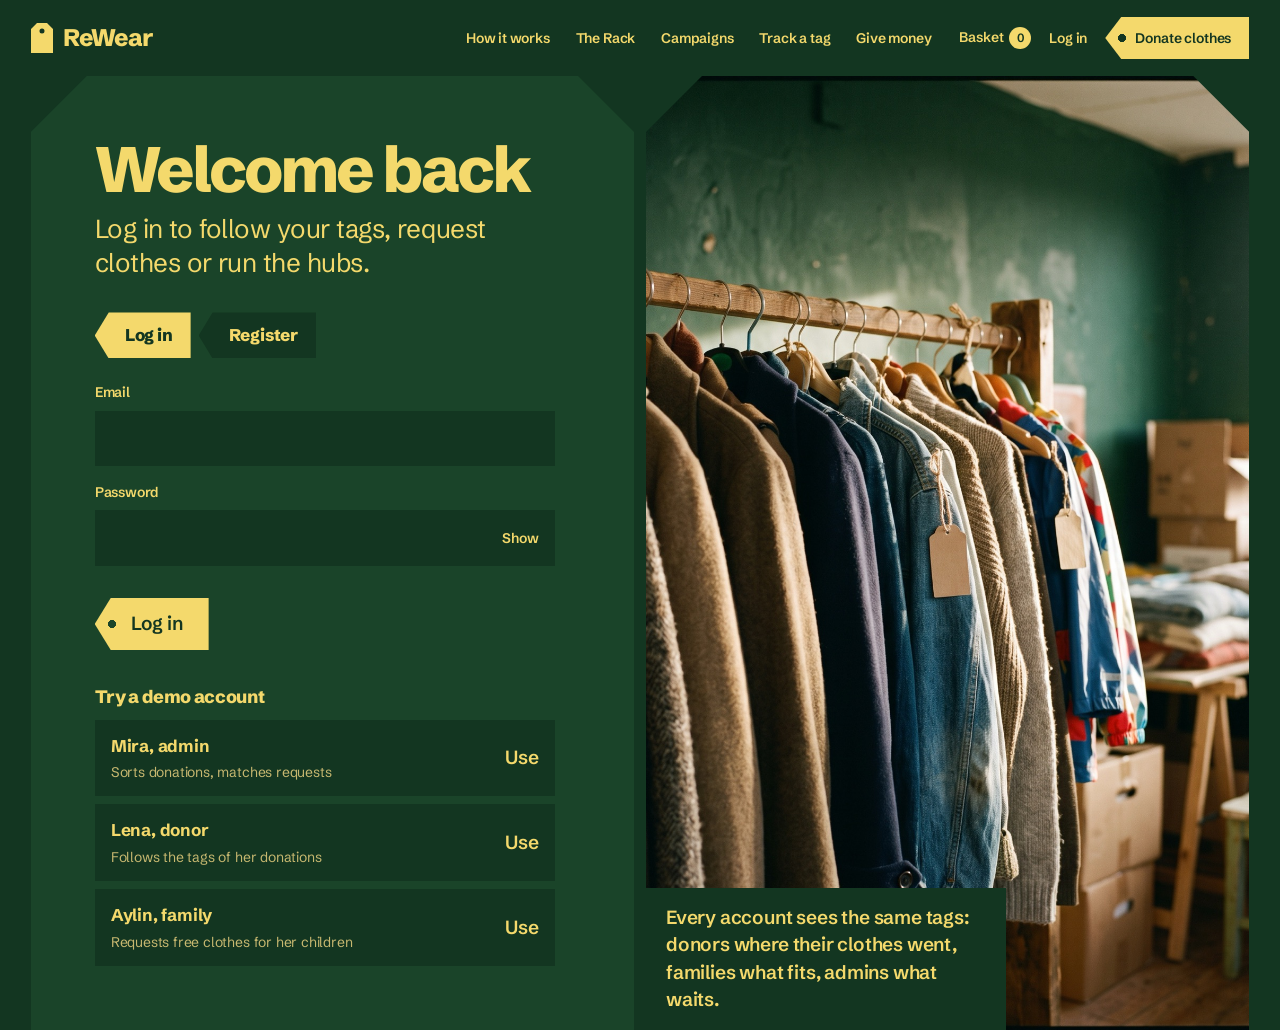
<file: login.html>
<!doctype html>
<html lang="en">
<head>
<meta charset="utf-8">
<meta name="viewport" content="width=device-width, initial-scale=1">
<title>Log in · ReWear</title>
<meta name="description" content="Log in to follow your donations, request clothes as a family, or manage ReWear as an admin.">
<link rel="preconnect" href="https://fonts.googleapis.com">
<link rel="preconnect" href="https://fonts.gstatic.com" crossorigin>
<link href="https://fonts.googleapis.com/css2?family=Schibsted+Grotesk:wght@400;600;800&display=swap" rel="stylesheet">
<link rel="stylesheet" href="css/site.css?v=2">
<link rel="stylesheet" href="css/pages.css?v=2">
</head>
<body data-page="login" id="top">
<div data-head></div>
<main id="main" class="auth">
  <div class="auth-card tag">
    <h1 class="rise" data-title>Welcome back</h1>
    <p class="lead rise" style="--d:1" data-lead>Log in to follow your tags, request clothes or run the hubs.</p>

    <div class="auth-tabs rise" style="--d:2" role="tablist" aria-label="Log in or register">
      <button role="tab" id="tab-login" aria-selected="true" aria-controls="login-form" data-tab="login">Log in</button>
      <button role="tab" id="tab-register" aria-selected="false" aria-controls="register-form" data-tab="register">Register</button>
    </div>

    <form id="login-form" role="tabpanel" aria-labelledby="tab-login" data-login novalidate>
      <div class="field"><label for="l-email">Email</label><input id="l-email" name="email" type="email" autocomplete="username" required></div>
      <div class="field"><label for="l-pw">Password</label><div class="pw"><input id="l-pw" name="password" type="password" autocomplete="current-password" required><button type="button" data-show aria-controls="l-pw">Show</button></div></div>
      <p class="field err" role="alert" data-lerr></p>
      <button class="btn" type="submit">Log in</button>
    </form>

    <form id="register-form" role="tabpanel" aria-labelledby="tab-register" data-register hidden novalidate>
      <div class="field"><span class="label" id="role-label">I want to</span>
        <div class="choice" role="radiogroup" aria-labelledby="role-label">
          <label><input type="radio" name="role" value="donor" checked><span>Give clothes</span></label>
          <label><input type="radio" name="role" value="family"><span>Receive clothes</span></label>
        </div>
      </div>
      <div class="field"><label for="r-name">Full name</label><input id="r-name" name="name" autocomplete="name" required></div>
      <div class="field" data-household hidden><label for="r-house">Your household</label><input id="r-house" name="household" placeholder="For example: family of four, Neukölln" aria-describedby="house-hint"><span class="hint" id="house-hint">A volunteer checks each household once. Donors only ever see the district.</span></div>
      <div class="field"><label for="r-email">Email</label><input id="r-email" name="email" type="email" autocomplete="email" required></div>
      <div class="field"><label for="r-pw">Password</label><div class="pw"><input id="r-pw" name="password" type="password" autocomplete="new-password" required aria-describedby="pw-hint"><button type="button" data-show aria-controls="r-pw">Show</button></div><span class="hint" id="pw-hint">At least 8 characters.</span></div>
      <p class="field err" role="alert" data-rerr></p>
      <button class="btn" type="submit">Create account</button>
    </form>

    <div class="demo rise" style="--d:3">
      <h2>Try a demo account</h2>
      <div class="demo-list" data-demo>
        <button type="button" data-email="admin@rewear.org" data-pw="admin123"><b>Mira, admin</b><span>Sorts donations, matches requests</span><i>Use</i></button>
        <button type="button" data-email="donor@rewear.org" data-pw="donor123"><b>Lena, donor</b><span>Follows the tags of her donations</span><i>Use</i></button>
        <button type="button" data-email="family@rewear.org" data-pw="family123"><b>Aylin, family</b><span>Requests free clothes for her children</span><i>Use</i></button>
      </div>
    </div>
  </div>
  <figure class="auth-photo tag" style="margin:0">
    <img src="assets/img/hero-rack.jpg" alt="A rail of donated coats and denim, each with a paper swing tag" width="1450" height="1800">
    <p>Every account sees the same tags: donors where their clothes went, families what fits, admins what waits.</p>
  </figure>
</main>
<script src="js/data.js?v=2"></script>
<script src="js/glyphs.js?v=2"></script>
<script src="js/site.js?v=2"></script>
<script>
(function () {
  var $ = function (s) { return document.querySelector(s); };
  var params = new URLSearchParams(location.search);
  var next = params.get('next');
  function dest(u) { var home = u.role === 'admin' ? 'admin.html' : 'account.html'; if (!next || !/^[a-z]+\.html(#\w+)?$/.test(next)) return home; return next.indexOf('admin.html') === 0 && u.role !== 'admin' ? home : next; }
  function tab(t) {
    document.querySelectorAll('[data-tab]').forEach(function (b) { b.setAttribute('aria-selected', b.dataset.tab === t); });
    $('[data-login]').hidden = t !== 'login';
    $('[data-register]').hidden = t !== 'register';
    $('[data-title]').textContent = t === 'login' ? 'Welcome back' : 'Join ReWear';
    $('[data-lead]').textContent = t === 'login' ? 'Log in to follow your tags, request clothes or run the hubs.' : 'Give clothes and follow them, or register your household to receive them.';
  }
  document.querySelector('.auth-tabs').addEventListener('click', function (e) { var b = e.target.closest('[data-tab]'); if (b) tab(b.dataset.tab); });
  if (params.get('role') === 'family') { tab('register'); document.querySelector('input[value="family"]').checked = true; $('[data-household]').hidden = false; }
  if (params.get('tab') === 'register') tab('register');

  document.addEventListener('click', function (e) {
    var s = e.target.closest('[data-show]'); if (!s) return;
    var inp = document.getElementById(s.getAttribute('aria-controls'));
    var show = inp.type === 'password';
    inp.type = show ? 'text' : 'password'; s.textContent = show ? 'Hide' : 'Show';
  });
  $('[data-register]').addEventListener('change', function (e) { if (e.target.name === 'role') $('[data-household]').hidden = e.target.value !== 'family'; });

  $('[data-login]').addEventListener('submit', function (e) {
    e.preventDefault();
    var f = e.target;
    if (!f.email.value.trim()) { $('[data-lerr]').textContent = 'Enter the email address you registered with.'; f.email.focus(); return; }
    if (!f.password.value) { $('[data-lerr]').textContent = 'Enter your password.'; f.password.focus(); return; }
    var r = RW.login(f.email.value, f.password.value);
    if (r.error) { $('[data-lerr]').textContent = r.error; return; }
    $('[data-lerr]').textContent = '';
    RWtoast('Logged in as ' + r.user.name + '.');
    setTimeout(function () { location.href = dest(r.user); }, 500);
  });
  $('[data-register]').addEventListener('submit', function (e) {
    e.preventDefault();
    var f = e.target;
    var role = f.role.value;
    if (!f.name.value.trim()) { $('[data-rerr]').textContent = 'Enter your full name.'; f.name.focus(); return; }
    if (role === 'family' && !f.household.value.trim()) { $('[data-rerr]').textContent = 'Describe your household in a few words, for example “family of four, Neukölln”.'; f.household.focus(); return; }
    if (!/^\S+@\S+\.\S+$/.test(f.email.value)) { $('[data-rerr]').textContent = 'Enter an email address like name@example.org.'; f.email.focus(); return; }
    if (f.password.value.length < 8) { $('[data-rerr]').textContent = 'Use a password of at least 8 characters.'; f.password.focus(); return; }
    var r = RW.register({ name: f.name.value.trim(), email: f.email.value.trim(), password: f.password.value, role: role, household: f.household.value.trim() });
    if (r.error) { $('[data-rerr]').textContent = r.error; return; }
    RWtoast('Account created. Welcome, ' + r.user.name.split(' ')[0] + '.');
    setTimeout(function () { location.href = dest(r.user); }, 600);
  });
  $('[data-demo]').addEventListener('click', function (e) {
    var b = e.target.closest('button'); if (!b) return;
    tab('login');
    var f = $('[data-login]');
    f.email.value = b.dataset.email; f.password.value = b.dataset.pw;
    f.requestSubmit();
  });
})();
</script>
</body>
</html>
</file>
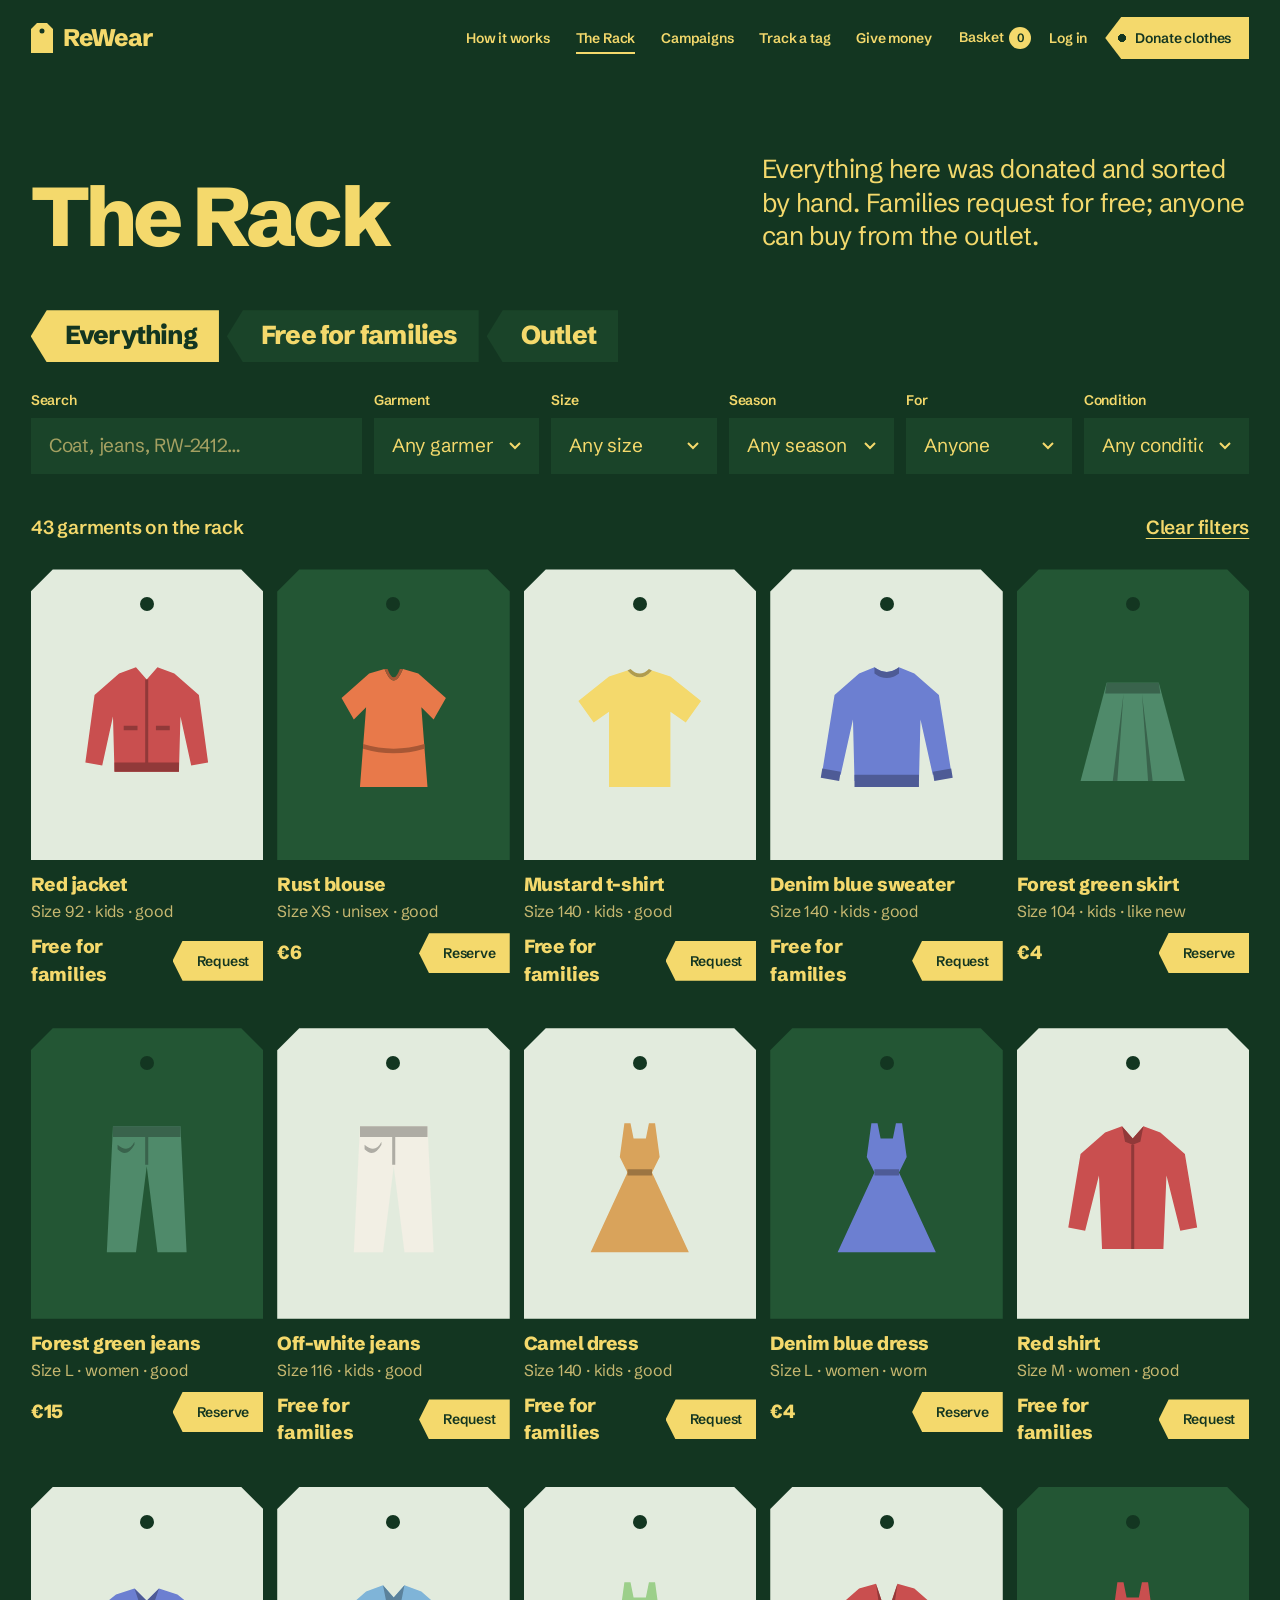
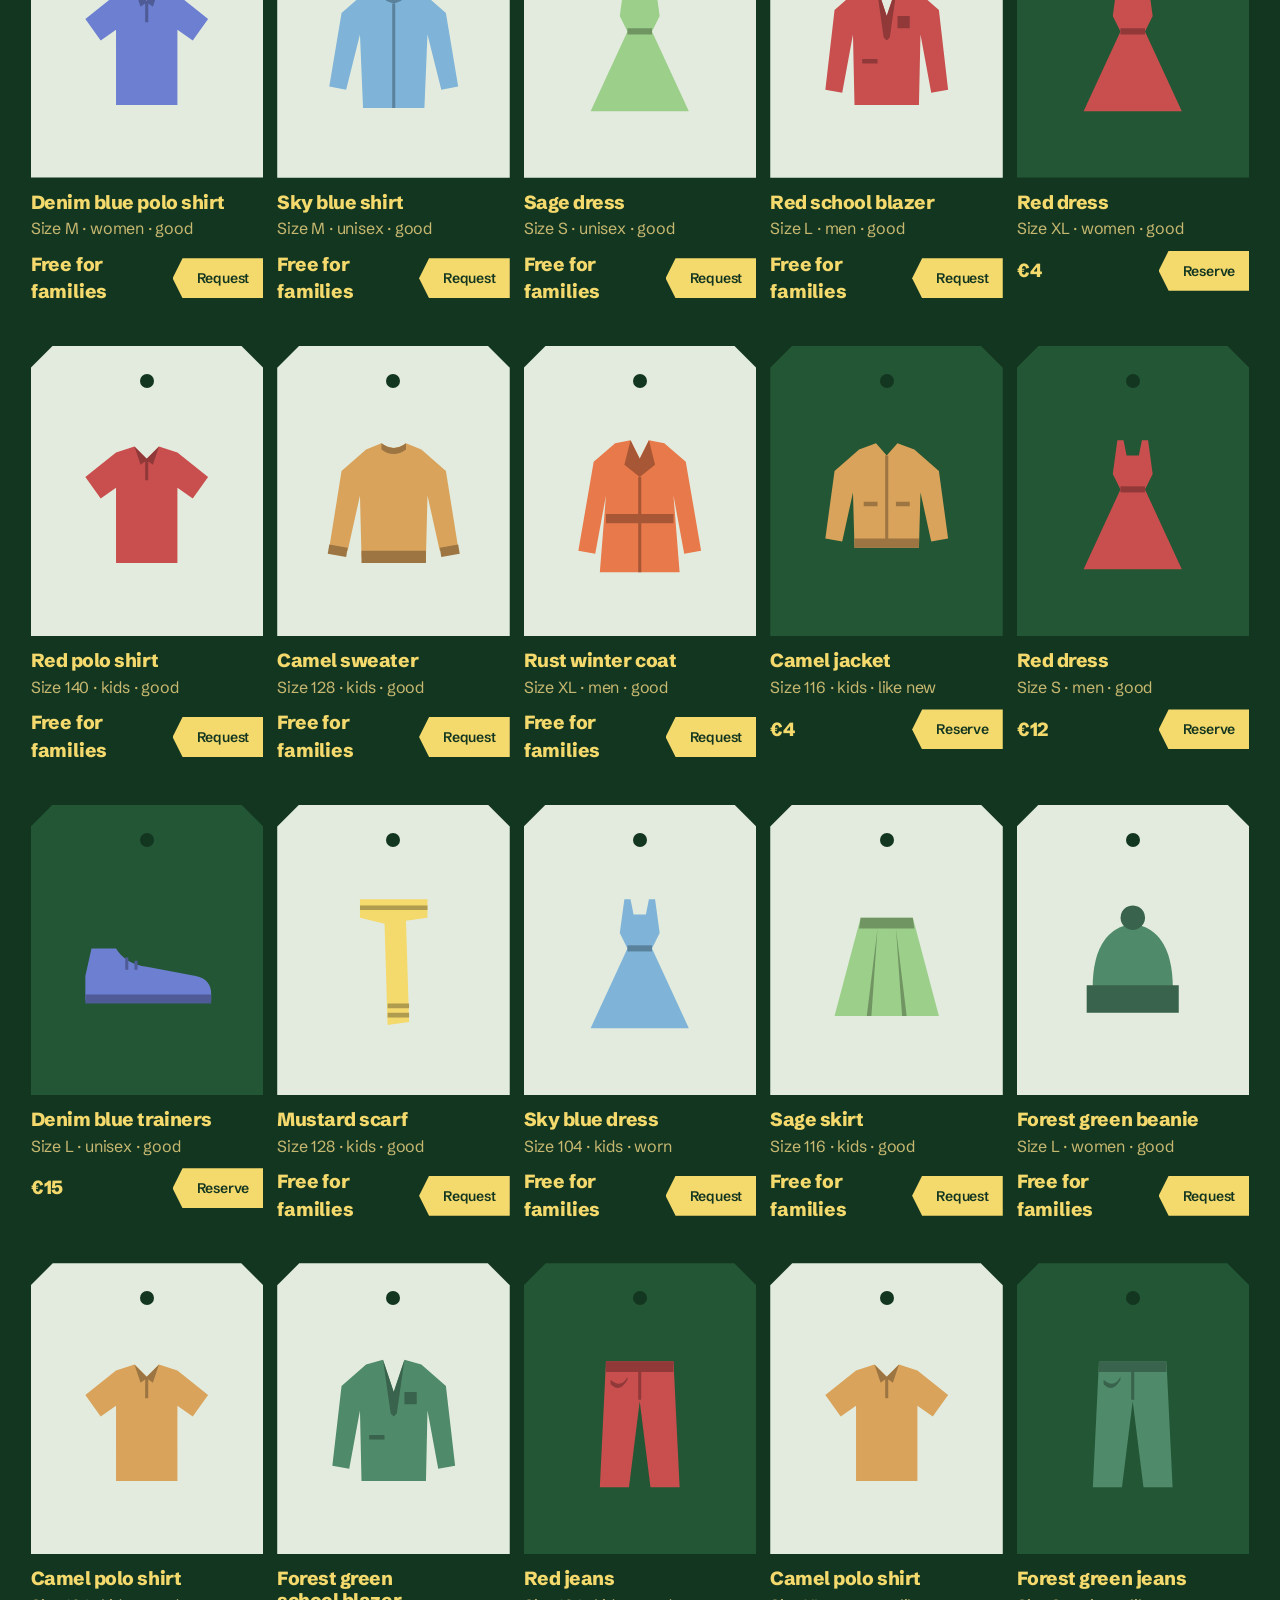
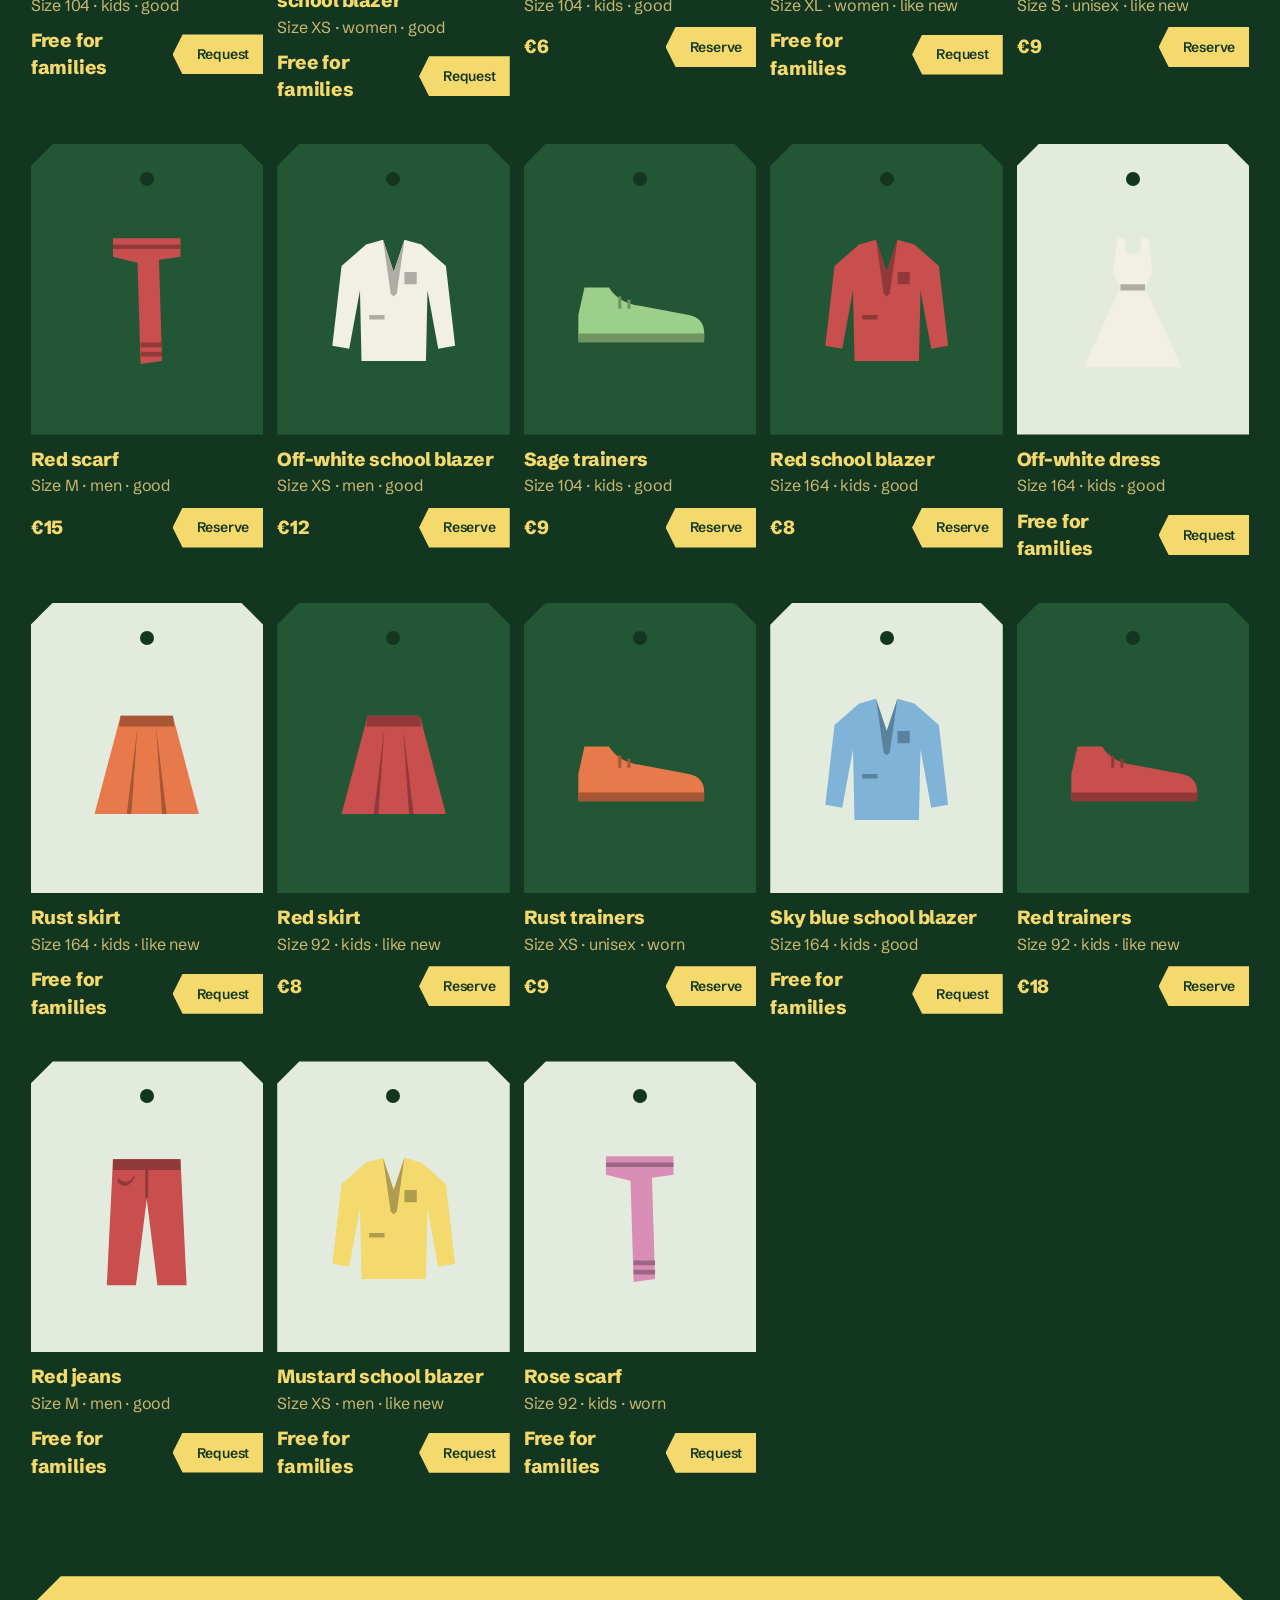
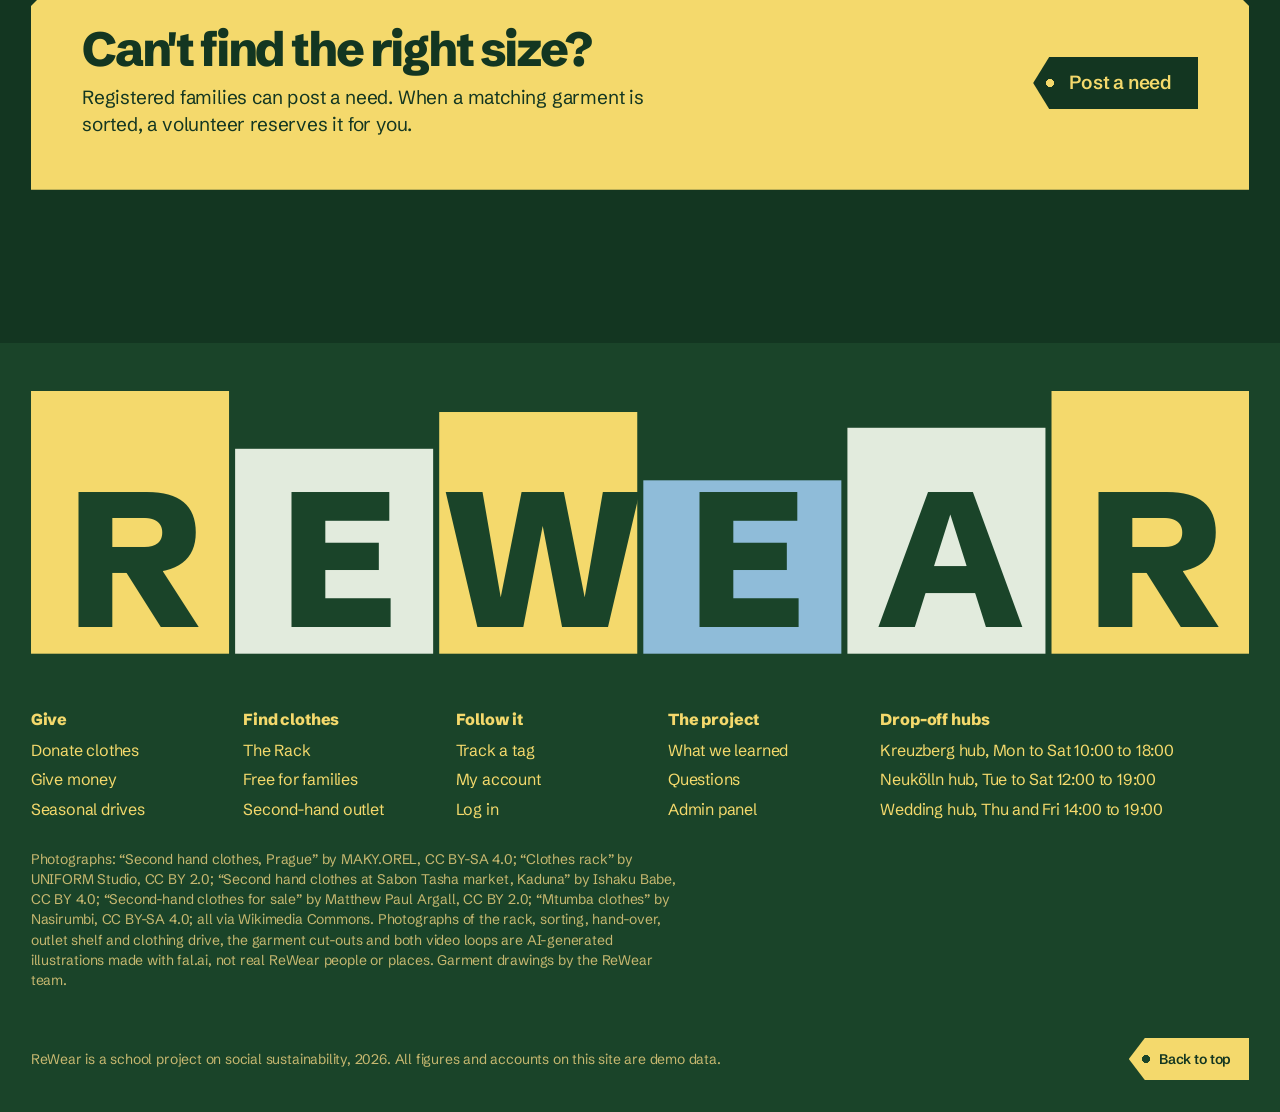
<file: shop.html>
<!doctype html>
<html lang="en">
<head>
<meta charset="utf-8">
<meta name="viewport" content="width=device-width, initial-scale=1">
<title>The Rack · ReWear</title>
<meta name="description" content="Browse donated clothes by size, season and condition. Free for verified families, small prices in the outlet.">
<link rel="preconnect" href="https://fonts.googleapis.com">
<link rel="preconnect" href="https://fonts.gstatic.com" crossorigin>
<link href="https://fonts.googleapis.com/css2?family=Schibsted+Grotesk:wght@400;600;800&display=swap" rel="stylesheet">
<link rel="stylesheet" href="css/site.css?v=2">
<link rel="stylesheet" href="css/pages.css?v=2">
</head>
<body data-page="shop" id="top">
<div data-head></div>
<main id="main">
  <section class="page-top">
    <h1 class="rise">The Rack</h1>
    <p class="lead rise" style="--d:1">Everything here was donated and sorted by hand. Families request for free; anyone can buy from the outlet.</p>
  </section>

  <section class="shop" aria-label="Browse clothes">
    <div class="modes" role="tablist" aria-label="Which rack" data-modes>
      <button role="tab" data-mode="" aria-selected="true">Everything</button>
      <button role="tab" data-mode="free" aria-selected="false">Free for families</button>
      <button role="tab" data-mode="outlet" aria-selected="false">Outlet</button>
    </div>

    <form class="filters" data-filters>
      <div class="field"><label for="f-q">Search</label><input id="f-q" name="q" type="search" placeholder="Coat, jeans, RW-2412…"></div>
      <div class="field"><label for="f-type">Garment</label><select id="f-type" name="type"><option value="">Any garment</option></select></div>
      <div class="field"><label for="f-size">Size</label><select id="f-size" name="size"><option value="">Any size</option></select></div>
      <div class="field"><label for="f-season">Season</label><select id="f-season" name="season"><option value="">Any season</option><option value="winter">Winter</option><option value="summer">Summer</option><option value="all-year">All year</option></select></div>
      <div class="field"><label for="f-gender">For</label><select id="f-gender" name="gender"><option value="">Anyone</option><option value="women">Women</option><option value="men">Men</option><option value="unisex">Unisex</option><option value="kids">Kids</option></select></div>
      <div class="field"><label for="f-cond">Condition</label><select id="f-cond" name="condition"><option value="">Any condition</option><option value="like new">Like new</option><option value="good">Good</option><option value="worn">Worn</option></select></div>
    </form>

    <div class="results-bar"><p data-count aria-live="polite"></p><button class="link-btn" type="button" data-clear>Clear filters</button></div>
    <ul class="grid" data-grid></ul>
    <div class="empty" data-empty hidden>
      <h2>Nothing on the rack matches yet.</h2>
      <p>Clear a filter, or if you are a registered family, post what you need and we will match it when it comes in.</p>
      <button class="btn" type="button" data-need-open>Post a need</button>
    </div>

    <div class="need-band">
      <div>
        <h2>Can't find the right size?</h2>
        <p>Registered families can post a need. When a matching garment is sorted, a volunteer reserves it for you.</p>
      </div>
      <button class="btn" type="button" data-need-open>Post a need</button>
    </div>
  </section>
</main>

<!-- garment detail -->
<div class="sheet" data-sheet hidden>
  <div class="sheet-back" data-close></div>
  <div class="sheet-panel" role="dialog" aria-modal="true" aria-labelledby="sheet-title">
    <button class="close" type="button" data-close aria-label="Close">Close</button>
    <div data-sheet-body></div>
  </div>
</div>

<!-- basket -->
<div class="sheet" data-basket hidden>
  <div class="sheet-back" data-close></div>
  <div class="sheet-panel" role="dialog" aria-modal="true" aria-labelledby="basket-title">
    <button class="close" type="button" data-close aria-label="Close">Close</button>
    <div data-basket-body></div>
  </div>
</div>

<!-- post a need -->
<div class="sheet" data-need hidden>
  <div class="sheet-back" data-close></div>
  <div class="sheet-panel" role="dialog" aria-modal="true" aria-labelledby="need-title">
    <button class="close" type="button" data-close aria-label="Close">Close</button>
    <div data-need-body></div>
  </div>
</div>

<div data-foot></div>
<script src="js/data.js?v=2"></script>
<script src="js/glyphs.js?v=2"></script>
<script src="js/site.js?v=2"></script>
<script src="js/shop.js?v=2"></script>
</body>
</html>
</file>
<file: css/site.css>
/* ReWear public site. Direction: One motif (the swing tag), bottle green and gold. */
:root {
  --bg: #133621;
  --surface: #1a4429;
  --surface-2: #235634;
  --ink: #f4d96c;
  --muted: #c7b870;
  --accent: #f4d96c;
  --accent-ink: #133621;
  --paper: #e2ebdd;
  --paper-ink: #133621;
  --rust: #8fbcd9;
  --sky: #8fbcd9;
  --danger: #ff9a8a;

  --font: 'Schibsted Grotesk', system-ui, sans-serif;
  --step-small: clamp(0.8125rem, 0.79rem + 0.1vw, 0.875rem);
  --step-body: clamp(1.0625rem, 1rem + 0.25vw, 1.1875rem);
  --step-lead: clamp(1.25rem, 1.1rem + 0.7vw, 1.625rem);
  --step-head: clamp(2rem, 1.3rem + 3.2vw, 4rem);
  --step-display: clamp(3rem, 1.2rem + 5vw, 6.25rem);

  --m: clamp(16px, 2.4vw, 32px);
  --gap: 12px;
  --section: clamp(96px, 12vw, 200px);
  --c: 28px; /* tag chamfer */
  --ease: cubic-bezier(.16, 1, .3, 1);
}

*, *::before, *::after { box-sizing: border-box; }
[hidden] { display: none !important; }
html { -webkit-text-size-adjust: 100%; scroll-behavior: smooth; }
body {
  margin: 0; background: var(--bg); color: var(--ink);
  font-family: var(--font); font-size: var(--step-body); line-height: 1.45; letter-spacing: -0.01em;
  -webkit-font-smoothing: antialiased; text-rendering: optimizeLegibility;
}
img, svg, video { display: block; max-width: 100%; }
a { color: inherit; }
button, input, select, textarea { font: inherit; color: inherit; letter-spacing: inherit; }
h1, h2, h3, h4 { margin: 0; font-weight: 800; letter-spacing: -0.045em; line-height: 0.92; text-wrap: balance; }
p { margin: 0; }
::selection { background: var(--ink); color: var(--bg); }
:focus-visible { outline: 3px solid var(--ink); outline-offset: 3px; }
.sr-only { position: absolute; width: 1px; height: 1px; overflow: hidden; clip: rect(0 0 0 0); white-space: nowrap; }
.skip { position: absolute; left: var(--m); top: -60px; background: var(--ink); color: var(--bg); padding: 10px 16px; z-index: 100; }
.skip:focus { top: 8px; }

/* ---------- the motif: a swing tag ---------- */
.tag {
  clip-path: polygon(var(--c) 0, calc(100% - var(--c)) 0, 100% var(--c), 100% 100%, 0 100%, 0 var(--c));
}
.tag-hole {
  --h: 9px;
  -webkit-mask: radial-gradient(circle var(--h) at 50% calc(var(--c) + var(--h) + 6px), #0000 96%, #000 100%); /* taste-skill-ignore: mask that punches the tag hole */
          mask: radial-gradient(circle var(--h) at 50% calc(var(--c) + var(--h) + 6px), #0000 96%, #000 100%); /* taste-skill-ignore: mask that punches the tag hole */
}
.tag-side { /* a tag lying on its side: point on the left, hole near it */
  clip-path: polygon(16px 0, 100% 0, 100% 100%, 16px 100%, 0 50%);
  -webkit-mask: radial-gradient(circle 4px at 17px 50%, #0000 95%, #000 100%); /* taste-skill-ignore: mask that punches the tag hole */
          mask: radial-gradient(circle 4px at 17px 50%, #0000 95%, #000 100%); /* taste-skill-ignore: mask that punches the tag hole */
}

/* ---------- buttons ---------- */
.btn {
  display: inline-flex; align-items: center; gap: 10px; min-height: 52px; padding: 0 26px 0 36px;
  background: var(--accent); color: var(--accent-ink); border: 0; cursor: pointer;
  font-weight: 600; font-size: var(--step-body); text-decoration: none; letter-spacing: -0.01em;
  clip-path: polygon(16px 0, 100% 0, 100% 100%, 16px 100%, 0 50%);
  -webkit-mask: radial-gradient(circle 4px at 17px 50%, #0000 95%, #000 100%); /* taste-skill-ignore: mask that punches the tag hole */
          mask: radial-gradient(circle 4px at 17px 50%, #0000 95%, #000 100%); /* taste-skill-ignore: mask that punches the tag hole */
  transition: transform .35s var(--ease), background-color .2s;
}
.btn:hover { transform: translateX(4px); }
.btn:active { transform: translateX(2px) scale(.98); }
.btn:focus-visible { outline: none; background: var(--paper); }
.btn.on-gold { background: var(--bg); color: var(--ink); }
.btn.on-gold:focus-visible { background: var(--surface-2); }
.btn.small { min-height: 42px; padding: 0 18px 0 30px; font-size: var(--step-small); }
.btn[disabled] { opacity: .45; cursor: not-allowed; transform: none; }
.link { font-weight: 600; text-decoration: underline; text-decoration-thickness: 2px; text-underline-offset: 5px; transition: text-underline-offset .25s var(--ease); }
.link:hover { text-underline-offset: 8px; }

/* ---------- header ---------- */
.site-head {
  position: sticky; top: 0; z-index: 50; background: var(--bg);
  display: flex; align-items: center; gap: 28px; padding: 14px var(--m); min-height: 76px;
}
.wordmark { display: inline-flex; align-items: center; gap: 10px; font-weight: 800; font-size: 1.5rem; letter-spacing: -0.05em; text-decoration: none; }
.wordmark svg { width: 22px; height: 30px; }
.site-nav { display: flex; gap: 26px; margin-left: auto; align-items: center; }
.site-nav a { text-decoration: none; font-weight: 600; font-size: var(--step-small); padding: 6px 0; position: relative; }
.site-nav a::after { content: ''; position: absolute; left: 0; right: 0; bottom: 0; height: 2px; background: currentColor; transform: scaleX(0); transform-origin: left; transition: transform .35s var(--ease); }
.site-nav a:hover::after, .site-nav a[aria-current="page"]::after { transform: scaleX(1); }
.head-actions { display: flex; gap: 18px; align-items: center; }
.cart-link { white-space: nowrap; position: relative; text-decoration: none; font-weight: 600; font-size: var(--step-small); }
.cart-count { display: inline-grid; place-items: center; min-width: 22px; height: 22px; padding: 0 6px; margin-left: 6px; background: var(--ink); color: var(--bg); border-radius: 11px; font-size: 12px; }
.menu-btn { display: none; background: none; border: 0; padding: 10px; cursor: pointer; font-weight: 600; }
@media (max-width: 960px) {
  .site-nav { position: fixed; inset: 76px 0 auto 0; flex-direction: column; align-items: flex-start; gap: 4px; padding: 16px var(--m) 28px; background: var(--bg); transform: translateY(-120%); transition: transform .4s var(--ease); margin: 0; }
  .site-nav.open { transform: none; }
  .site-nav a { font-size: var(--step-lead); }
  .menu-btn { display: block; margin-left: auto; }
  .head-actions .btn { display: none; }
}
@media (max-width: 520px) { .head-actions { gap: 14px; } .cart-link .bk { display: none; } .site-head { gap: 14px; } }

/* ---------- shared section frame ---------- */
main { display: block; }
section[id] { scroll-margin-top: 96px; }
#track { scroll-margin-top: 150px; }
.section { padding: 0 var(--m); margin-top: var(--section); }
.h2 { font-size: var(--step-head); }
.lead { font-size: var(--step-lead); line-height: 1.3; letter-spacing: -0.02em; max-width: 34ch; }
.muted { color: var(--muted); }
.small { font-size: var(--step-small); }

/* ---------- hero: the tag beside the rack ---------- */
.hero > * { min-width: 0; }
.hero { display: grid; grid-template-columns: minmax(0, 1fr) minmax(0, 1fr); gap: var(--gap); padding: 0 var(--m); min-height: calc(100svh - 92px); }
.hero-card {
  --c: 56px;
  background: var(--accent); color: var(--accent-ink);
  display: flex; flex-direction: column; padding: 0 clamp(24px, 4vw, 64px) 32px;
}
.hero-card .tag-hole { position: absolute; }
.hole-dot { width: 26px; height: 26px; border-radius: 50%; background: var(--bg); margin: 30px auto 0; flex: none; }
.barcode { display: flex; height: 56px; margin: 26px 0 0; gap: 0; overflow: hidden; }
.barcode i { flex: none; height: 100%; background: var(--accent-ink); }
.hero-card .tagline { display: flex; justify-content: space-between; font-weight: 600; font-size: var(--step-small); margin-top: 10px; }
.hero-card h1 { font-size: var(--step-display); margin-top: auto; padding-top: 48px; max-width: 9.5em; }
.hero-card .sub { font-size: var(--step-lead); line-height: 1.3; letter-spacing: -0.02em; max-width: 30ch; margin-top: 36px; }
.hero-card .actions { display: flex; flex-wrap: wrap; align-items: center; gap: 14px 26px; margin-top: 32px; }
.hero-card .actions .btn { background: var(--accent-ink); color: var(--accent); }
.hero-links { display: flex; flex-wrap: wrap; gap: 8px 26px; margin-top: 40px; font-size: var(--step-small); font-weight: 600; }
.hero-links a { text-decoration: none; }
.hero-links a:hover { text-decoration: underline; text-underline-offset: 4px; }
.hero-photo { position: relative; --c: 56px; overflow: hidden; background: var(--surface); min-height: 520px; }
.hero-photo .slide { position: absolute; inset: 0; width: 100%; height: 100%; object-fit: cover; opacity: 0; transition: opacity 1.6s ease; transform: scale(1.06); animation: drift 24s ease-in-out infinite alternate; }
.hero-photo .slide.on { opacity: 1; }
.hero-photo figcaption { position: absolute; left: 0; bottom: 0; padding: 12px 16px; background: var(--bg); color: var(--ink); font-size: var(--step-small); font-weight: 600; }
@keyframes drift { from { transform: scale(1.06) translateX(0); } to { transform: scale(1.12) translateX(-2%); } }
@media (max-width: 860px) {
  .hero { grid-template-columns: minmax(0, 1fr); min-height: 0; }
  .hero-photo { order: -1; height: 46svh; min-height: 300px; --c: 36px; }
  .hero-card { --c: 40px; margin-top: -24px; position: relative; padding-bottom: 28px; }
  .hero-card h1 { padding-top: 32px; }
}

/* ---------- how it works: tiles that grow ---------- */
.how { display: grid; grid-template-columns: repeat(12, 1fr); column-gap: var(--gap); align-items: end; }
.how h2 { grid-column: 1 / 6; grid-row: 1; align-self: start; font-size: var(--step-head); }
.how .intro { grid-column: 1 / 6; grid-row: 1; align-self: start; margin-top: calc(var(--step-head) * 2.3); max-width: 34ch; }
.stage { grid-row: 1; }
.stage .tile { --c: 22px; position: relative; overflow: hidden; }
.stage .tile img { width: 100%; height: 100%; object-fit: cover; transition: transform 1.2s var(--ease); }
.stage:hover .tile img { transform: scale(1.05); }
.stage h3 { font-size: var(--step-lead); letter-spacing: -0.03em; margin-top: 18px; }
.stage p { margin-top: 8px; max-width: 30ch; }
.stage:nth-of-type(1) { grid-column: 1 / 3; grid-row: 2; }
.stage:nth-of-type(2) { grid-column: 3 / 6; grid-row: 2; }
.stage:nth-of-type(3) { grid-column: 6 / 9; }
.stage:nth-of-type(4) { grid-column: 9 / 13; }
.stage:nth-of-type(1) .tile { height: 30vh; background: var(--surface-2); }
.stage:nth-of-type(2) .tile { height: 40vh; background: var(--paper); }
.stage:nth-of-type(3) .tile { height: 54vh; background: var(--rust); }
.stage:nth-of-type(4) .tile { height: 66vh; background: var(--accent); }
.how { grid-template-rows: auto auto; row-gap: 48px; }
.stage:nth-of-type(3), .stage:nth-of-type(4) { grid-row: 1 / 3; align-self: end; }
@media (max-width: 860px) {
  .how { display: block; }
  .how .intro { margin: 18px 0 36px; }
  .stage { margin-top: 32px; }
  .stage:nth-of-type(1) .tile { height: 40vw; }
  .stage:nth-of-type(2) .tile { height: 52vw; }
  .stage:nth-of-type(3) .tile { height: 64vw; }
  .stage:nth-of-type(4) .tile { height: 76vw; }
}

/* ---------- the rack: a garment on its tag (live thing) ---------- */
.rack { display: grid; grid-template-columns: repeat(12, 1fr); gap: var(--gap); align-items: end; }
.rack-list { grid-column: 1 / 5; align-self: end; }
.rack-list h2 { font-size: clamp(1.75rem, 1rem + 2.2vw, 2.75rem); color: var(--muted); letter-spacing: -0.04em; line-height: 1.1; margin-bottom: 6px; }
.rack-list ul { list-style: none; margin: 0; padding: 0; }
.rack-list button {
  background: none; border: 0; padding: 2px 0; cursor: pointer; text-align: left;
  font-size: clamp(1.75rem, 1rem + 2.2vw, 2.75rem); font-weight: 800; letter-spacing: -0.04em; line-height: 1.12; color: var(--muted);
  transition: color .25s, transform .4s var(--ease);
}
.rack-list button:hover { transform: translateX(8px); color: var(--ink); }
.rack-list button[aria-pressed="true"] { color: var(--ink); }
.rack-list button[aria-pressed="true"]::before { content: ''; display: inline-block; width: 18px; height: 26px; margin-right: 12px; background: var(--ink); clip-path: polygon(6px 0, 12px 0, 18px 6px, 18px 100%, 0 100%, 0 6px); vertical-align: 2px; }
.rack-stage { grid-column: 5 / 10; display: grid; place-items: center; position: relative; }
.big-tag { --c: 64px; width: min(100%, 440px); aspect-ratio: 5 / 7.4; background: var(--accent); display: grid; place-items: center; position: relative; transition: background-color .3s; }
.big-tag .tag-hole-dot { position: absolute; top: 72px; left: 50%; width: 30px; height: 30px; margin-left: -15px; border-radius: 50%; background: var(--bg); }
.big-tag .string { position: absolute; top: -120px; left: 50%; width: 3px; height: 207px; background: var(--muted); transform-origin: top; }
.big-tag .glyph { width: 78%; margin-top: 18%; transition: opacity .3s, transform .5s var(--ease); }
.big-tag .glyph.cut { width: 86%; margin-top: 22%; height: auto; }
.big-tag .glyph.swap { opacity: 0; transform: translateY(14px) scale(.96); }
.big-tag .code { position: absolute; left: 0; right: 0; bottom: 26px; text-align: center; color: var(--accent-ink); font-weight: 800; font-size: var(--step-lead); letter-spacing: -0.02em; }
.rack-fact { grid-column: 10 / 13; align-self: end; }
.rack-fact h3 { font-size: var(--step-lead); letter-spacing: -0.03em; line-height: 1.1; }
.rack-fact dl { margin: 18px 0 0; display: grid; grid-template-columns: auto 1fr; gap: 6px 16px; font-size: var(--step-small); }
.rack-fact dt { color: var(--muted); }
.rack-fact dd { margin: 0; font-weight: 600; }
.journey { list-style: none; margin: 22px 0 0; padding: 0; }
.journey li { position: relative; padding: 0 0 16px 28px; }
.journey li::before { content: ''; position: absolute; left: 0; top: 4px; width: 12px; height: 16px; background: var(--ink); clip-path: polygon(4px 0, 8px 0, 12px 4px, 12px 100%, 0 100%, 0 4px); }
.journey li.todo::before { background: var(--surface-2); }
.journey li::after { content: ''; position: absolute; left: 5px; top: 24px; bottom: 0; width: 2px; background: var(--surface-2); }
.journey li:last-child::after { display: none; }
.journey b { display: block; font-size: var(--step-body); }
.journey span { display: block; font-size: var(--step-small); color: var(--muted); }
.journey li.todo b { color: var(--muted); }
.track-form { display: flex; margin-top: 28px; max-width: 420px; }
.track-form input { flex: 1; min-width: 0; background: var(--surface); border: 0; padding: 0 16px; min-height: 52px; font-weight: 600; }
.track-form input::placeholder { color: var(--muted); }
.track-form .btn { clip-path: none; -webkit-mask: none; mask: none; padding: 0 22px; }
.track-msg { margin-top: 10px; font-size: var(--step-small); min-height: 1.4em; }
@media (max-width: 960px) {
  .rack { display: block; min-height: 0; }
  .rack-stage { margin: 120px auto 0; }
  .big-tag { width: min(86vw, 380px); }
  .rack-list { margin-top: 36px; }
  .rack-list ul { display: flex; flex-wrap: wrap; gap: 4px 20px; }
  .rack-list button { font-size: 1.625rem; }
  .rack-fact { margin-top: 28px; }
}

/* ---------- stats: stepped tiles ---------- */
.stats { display: grid; grid-template-columns: repeat(12, 1fr); gap: 8px; }
.stat { --c: 30px; display: flex; flex-direction: column; justify-content: space-between; padding: 28px; }
.stat .fig { font-size: clamp(3.5rem, 1.6rem + 5.4vw, 6.25rem); font-weight: 800; letter-spacing: -0.055em; line-height: .9; font-variant-numeric: tabular-nums; }
.stat .fig small { font-size: .42em; letter-spacing: -0.03em; margin-left: 6px; }
.stat p { max-width: 26ch; }
.stat.a { grid-column: 1 / 7; grid-row: 1 / 4; min-height: 70vh; background: var(--accent); color: var(--accent-ink); }
.stat.b { grid-column: 7 / 10; grid-row: 2; min-height: 44vh; background: var(--paper); color: var(--paper-ink); }
.stat.c { grid-column: 10 / 13; grid-row: 2; margin-top: 12vh; min-height: 34vh; background: var(--surface-2); }
.stats h2 { grid-column: 7 / 13; grid-row: 1; align-self: start; font-size: clamp(1.75rem, 1.2rem + 1.4vw, 2.25rem); letter-spacing: -0.035em; line-height: 1.05; padding: 4px 0 0 4px; }
.stats .note { grid-column: 7 / 13; grid-row: 3; align-self: start; padding: 18px 4px 0; font-size: var(--step-small); color: var(--muted); max-width: 52ch; }
.stats .stat.b, .stats .stat.c { align-self: start; }
@media (max-width: 860px) {
  .stats { grid-template-columns: 1fr 1fr; gap: 6px; }
  .stats h2 { grid-column: 1 / 3; grid-row: auto; margin-bottom: 18px; }
  .stat.a { grid-column: 1 / 3; grid-row: auto; min-height: 60vw; }
  .stat.b { grid-column: 1; grid-row: auto; min-height: 48vw; }
  .stat.c { grid-column: 2; grid-row: auto; margin-top: 32px; min-height: 48vw; }
  .stat { padding: 20px; }
  .stats .note { grid-column: 1 / 3; grid-row: auto; }
}

/* ---------- outlet: two-column list with tag bullets ---------- */
.outlet-head { display: flex; justify-content: space-between; align-items: end; gap: 24px; flex-wrap: wrap; }
.outlet-head p { max-width: 46ch; }
.cat { margin-top: 80px; }
.cat-head { display: flex; justify-content: space-between; align-items: baseline; gap: 16px; margin-bottom: 36px; }
.cat-head h3 { font-size: clamp(2rem, 1.3rem + 2vw, 3.125rem); letter-spacing: -0.045em; }
.items { display: grid; grid-template-columns: 1fr 1fr; gap: 36px 64px; list-style: none; margin: 0; padding: 0; }
.item { display: grid; grid-template-columns: 72px 1fr; gap: 20px; align-items: start; }
.item .thumb { --c: 12px; width: 72px; height: 92px; display: grid; place-items: center; background: var(--surface); }
.item .thumb .glyph { width: 60px; margin-top: 12px; }
.item .row { display: flex; justify-content: space-between; gap: 16px; font-weight: 800; font-size: 1.125rem; letter-spacing: -0.02em; }
.item p { color: var(--muted); font-size: 1rem; margin-top: 4px; max-width: 42ch; }
.item .note { color: var(--ink); font-size: var(--step-small); font-weight: 600; margin-top: 6px; }
@media (max-width: 760px) {
  .items { grid-template-columns: 1fr; gap: 28px; }
  .item { grid-template-columns: 56px 1fr; gap: 16px; }
  .item .thumb { width: 56px; height: 72px; }
  .item .thumb .glyph { width: 46px; }
}

/* ---------- campaigns ---------- */
.drives { display: grid; grid-template-columns: 5fr 7fr; gap: var(--gap) 48px; }
.drives > div:first-child { position: sticky; top: 110px; align-self: start; }
.drives .lead { margin-top: 24px; }
.drive-film { --c: 26px; margin: 32px 0 0; aspect-ratio: 16 / 9; overflow: hidden; background: var(--surface); }
.drive-film video { width: 100%; height: 100%; object-fit: cover; }
.drive { background: var(--surface); padding: 32px; --c: 26px; }
.drive + .drive { margin-top: var(--gap); }
.drive h3 { font-size: clamp(1.75rem, 1.2rem + 1.6vw, 2.75rem); letter-spacing: -0.045em; }
.drive .meta { display: flex; justify-content: space-between; flex-wrap: wrap; gap: 8px 20px; margin-top: 10px; color: var(--muted); font-size: var(--step-small); font-weight: 600; }
.drive p { margin-top: 14px; max-width: 52ch; }
.bar { position: relative; height: 34px; margin-top: 22px; background: var(--bg); clip-path: polygon(14px 0, 100% 0, 100% 100%, 14px 100%, 0 50%); }
.bar i { position: absolute; inset: 0 auto 0 0; background: var(--accent); width: 0; transition: width 1.4s var(--ease); clip-path: polygon(14px 0, 100% 0, 100% 100%, 14px 100%, 0 50%); }
.bar span { position: absolute; right: 12px; top: 50%; transform: translateY(-50%); font-size: var(--step-small); font-weight: 600; }
.drive .row { display: flex; flex-wrap: wrap; gap: 14px 28px; align-items: center; margin-top: 22px; }
.drive.closed { background: transparent; outline: 2px solid var(--surface-2); outline-offset: -2px; }
@media (max-width: 860px) { .drives { grid-template-columns: 1fr; } .drives > div:first-child { position: static; } }

/* ---------- about: inset panel, tag-shaped photo ---------- */
.about { margin: var(--section) var(--m) 0; background: var(--paper); color: var(--paper-ink); min-height: 100svh; position: relative; overflow: hidden; display: grid; grid-template-columns: 6fr 1fr 5fr; padding: 56px; --c: 40px; }
.about h2 { font-size: var(--step-head); max-width: 9em; }
.about .shot { --c: 90px; position: absolute; left: 56px; bottom: -14%; width: min(42vw, 640px); aspect-ratio: 4 / 5; overflow: hidden; }
.about .shot img { width: 100%; height: 100%; object-fit: cover; }
.about .text { grid-column: 3; display: grid; gap: 48px; align-content: start; }
.about h3 { font-size: var(--step-lead); letter-spacing: -0.03em; line-height: 1.1; }
.about .text p { margin-top: 12px; max-width: 44ch; }
.about .btn { background: var(--paper-ink); color: var(--paper); justify-self: start; }
@media (max-width: 860px) {
  .about { display: block; padding: 28px 20px 0; margin-left: 10px; margin-right: 10px; --c: 26px; min-height: 0; }
  .about .text { margin-top: 32px; gap: 32px; }
  .about .shot { position: relative; left: auto; bottom: auto; width: 86%; margin: 40px auto -22%; --c: 60px; }
}

/* ---------- research ---------- */
.learned h2 { font-size: var(--step-head); }
.learned h2 .cycle { display: inline-block; color: var(--accent); }
.orgs { margin-top: 56px; display: grid; gap: 8px; }
.org { display: grid; grid-template-columns: 3fr 3fr 3fr 3fr; gap: 24px; padding: 28px; background: var(--surface); align-items: start; }
.org h3 { font-size: var(--step-lead); letter-spacing: -0.03em; line-height: 1.05; }
.org h3 a { text-decoration: none; }
.org h3 a:hover { text-decoration: underline; text-underline-offset: 4px; }
.org dt { font-weight: 600; font-size: var(--step-small); color: var(--muted); }
.org dd { margin: 4px 0 0; }
.org .answer dd { color: var(--ink); font-weight: 600; }
.values { display: flex; flex-wrap: wrap; gap: 8px; margin: 28px 0 0; padding: 0; }
.values li { list-style: none; padding: 14px 22px 14px 34px; background: var(--accent); color: var(--accent-ink); font-weight: 800; font-size: var(--step-lead); letter-spacing: -0.03em; }
@media (max-width: 860px) { .org { grid-template-columns: 1fr 1fr; padding: 20px; } .org h3 { grid-column: 1 / 3; } }
@media (max-width: 520px) { .org { grid-template-columns: 1fr; } .org h3 { grid-column: auto; } }

/* ---------- faq: tags filed in a drawer ---------- */
.faq { display: grid; grid-template-columns: repeat(12, 1fr); }
.faq h2 { grid-column: 3 / 11; font-size: var(--step-head); margin-bottom: 40px; }
.drawer { grid-column: 3 / 11; }
.card { position: relative; margin-top: -32px; }
.card:first-child { margin-top: 0; }
.card button {
  display: block; width: 100%; text-align: left; border: 0; cursor: pointer; padding: 0; background: none; color: inherit;
}
.card .tab { display: block; width: 200px; height: 40px; margin-left: calc(var(--i) * 150px); background: var(--card); color: var(--card-ink); clip-path: polygon(16px 0, calc(100% - 16px) 0, 100% 100%, 0 100%); padding: 10px 26px; font-weight: 600; font-size: var(--step-small); }
.card .q { display: block; background: var(--card); color: var(--card-ink); padding: 18px 28px 50px; font-size: 1.25rem; font-weight: 600; letter-spacing: -0.02em; }
.card .a { display: grid; grid-template-rows: 0fr; background: var(--card); color: var(--card-ink); transition: grid-template-rows .5s var(--ease); }
.card .a > div { overflow: hidden; }
.card .a p { padding: 0 28px 56px; max-width: 58ch; font-size: 1.0625rem; }
.card.open .a { grid-template-rows: 1fr; }
.card button:hover .q { text-decoration: underline; text-underline-offset: 5px; }
.card:nth-child(3n+1) { --card: var(--accent); --card-ink: var(--accent-ink); }
.card:nth-child(3n+2) { --card: var(--paper); --card-ink: var(--paper-ink); }
.card:nth-child(3n+3) { --card: var(--surface-2); --card-ink: var(--ink); }
@media (max-width: 860px) {
  .faq { display: block; }
  .card .tab { width: 132px; margin-left: calc(var(--i) * 40px); padding: 10px 18px; }
  .card .q { padding: 16px 20px 46px; font-size: 1.125rem; }
  .card .a p { padding: 0 20px 52px; }
}

/* ---------- give: the action tile ---------- */
.give { display: grid; grid-template-columns: 2fr 8fr 2fr; gap: 10px; margin: var(--section) 0 0; }
.give > * { min-height: 380px; }
.give .flank-photo { overflow: hidden; }
.give .flank-photo img { width: 100%; height: 100%; object-fit: cover; }
.give .flank-colour { background: var(--rust); }
.give .main { background: var(--accent); color: var(--accent-ink); padding: 44px clamp(24px, 4vw, 56px); display: grid; grid-template-columns: 1fr 1fr; gap: 24px 48px; align-items: center; --c: 30px; }
.give .give-act .amounts { margin-top: 0; }
@media (max-width: 1000px) { .give .main { grid-template-columns: 1fr; } }
.give h2 { font-size: clamp(2rem, 1.4rem + 2vw, 3.25rem); }
.give p { margin-top: 14px; max-width: 48ch; }
.amounts { display: flex; flex-wrap: wrap; gap: 8px; margin-top: 26px; }
.amounts button { min-height: 52px; min-width: 76px; padding: 0 18px; border: 0; background: var(--paper); color: var(--paper-ink); font-weight: 800; font-size: 1.125rem; cursor: pointer; transition: transform .3s var(--ease), background-color .2s; }
.amounts button:hover { transform: translateY(-2px); }
.amounts button[aria-pressed="true"] { background: var(--accent-ink); color: var(--accent); }
.give .row { display: flex; flex-wrap: wrap; align-items: center; gap: 16px 28px; margin-top: 18px; }
@media (max-width: 760px) {
  .give { grid-template-columns: 1fr 1fr; }
  .give .main { grid-column: 1 / 3; grid-row: 1; min-height: 0; }
  .give .flank-photo, .give .flank-colour { min-height: 130px; }
}

/* ---------- footer: the mark built large ---------- */
.site-foot { margin-top: var(--section); background: var(--surface); padding: 48px var(--m) 32px; }
.foot-mark { width: 100%; height: auto; }
.foot-cols { display: grid; grid-template-columns: repeat(4, 1fr) 2fr; gap: 28px; margin-top: 56px; font-size: 1rem; }
.foot-cols h3 { font-size: 1rem; letter-spacing: -0.01em; font-weight: 800; line-height: 1.2; margin-bottom: 10px; }
.foot-cols ul { list-style: none; margin: 0; padding: 0; display: grid; gap: 6px; }
.foot-cols a { text-decoration: none; }
.foot-cols a:hover { text-decoration: underline; text-underline-offset: 4px; }
.foot-last { display: flex; justify-content: space-between; align-items: center; gap: 20px; flex-wrap: wrap; margin-top: 48px; font-size: var(--step-small); color: var(--muted); }
.credits { margin-top: 28px; font-size: var(--step-small); color: var(--muted); max-width: 72ch; }
.credits a { color: inherit; }
@media (max-width: 760px) { .foot-cols { grid-template-columns: 1fr 1fr; } .foot-cols > div:last-child { grid-column: 1 / 3; } }

/* ---------- inner pages ---------- */
.page-top { padding: clamp(32px, 6vw, 80px) var(--m) 0; display: grid; grid-template-columns: 7fr 5fr; gap: 24px 48px; align-items: end; }
.page-top h1 { font-size: var(--step-display); }
.page-top p { max-width: 40ch; }
@media (max-width: 860px) { .page-top { grid-template-columns: 1fr; } }

/* forms */
.field { display: grid; gap: 8px; }
.field label, .field .label { font-weight: 600; font-size: var(--step-small); }
.field input, .field select, .field textarea {
  width: 100%; min-height: 52px; padding: 12px 16px; border: 2px solid transparent; background: var(--surface); color: var(--ink); border-radius: 0;
  transition: border-color .2s, background-color .2s;
}
.field textarea { min-height: 110px; resize: vertical; }
.field input:hover, .field select:hover, .field textarea:hover { background: var(--surface-2); }
.field input:focus, .field select:focus, .field textarea:focus { outline: none; border-color: var(--ink); }
.field input::placeholder, .field textarea::placeholder { color: var(--muted); opacity: .8; }
.field .hint { font-size: var(--step-small); color: var(--muted); }
.field .err { font-size: var(--step-small); color: var(--danger); font-weight: 600; }
.field select { appearance: none; background-image: url("data:image/svg+xml,%3Csvg xmlns='http://www.w3.org/2000/svg' width='12' height='8'%3E%3Cpath d='M1 1l5 5 5-5' fill='none' stroke='%23f4d96c' stroke-width='2'/%3E%3C/svg%3E"); background-position: right 16px center; background-size: 12px 8px; background-repeat: no-repeat; padding-right: 44px; }
.choice { display: flex; flex-wrap: wrap; gap: 8px; }
.choice label { position: relative; cursor: pointer; }
.choice input { position: absolute; opacity: 0; pointer-events: none; }
.choice span { display: inline-flex; align-items: center; min-height: 46px; padding: 0 18px; background: var(--surface); font-weight: 600; font-size: 1rem; transition: background-color .2s, color .2s, transform .3s var(--ease); }
.choice label:hover span { background: var(--surface-2); }
.choice input:checked + span { background: var(--ink); color: var(--bg); }
.choice input:focus-visible + span { outline: 3px solid var(--ink); outline-offset: 3px; }

/* toast */
.toast { position: fixed; left: 50%; bottom: 24px; transform: translate(-50%, 140%); background: var(--paper); color: var(--paper-ink); padding: 16px 22px 16px 38px; font-weight: 600; z-index: 200; max-width: calc(100vw - 32px); clip-path: polygon(16px 0, 100% 0, 100% 100%, 16px 100%, 0 50%); transition: transform .5s var(--ease); box-shadow: 0 12px 40px rgba(0,0,0,.35); /* taste-skill-ignore: floating overlay */ }
.toast.show { transform: translate(-50%, 0); }

/* entrances */
.js .rise { opacity: 0; transform: translateY(24px); transition: opacity .8s var(--ease), transform .9s var(--ease); transition-delay: calc(var(--d, 0) * 75ms); }
.js .rise.in { opacity: 1; transform: none; }
@media (prefers-reduced-motion: reduce) {
  *, *::before, *::after { animation: none !important; transition-duration: .01ms !important; scroll-behavior: auto !important; }
  .js .rise { opacity: 1; transform: none; }
}
</file>
<file: css/pages.css>
/* Inner pages: the rack, donate, login, account. Builds on site.css tokens. */

/* ---------- the rack ---------- */
.shop { padding: 0 var(--m); margin-top: 56px; }
.modes { display: flex; flex-wrap: wrap; gap: 8px; }
.modes button { min-height: 52px; padding: 0 22px 0 34px; border: 0; cursor: pointer; background: var(--surface); color: var(--ink); font-weight: 800; font-size: var(--step-lead); letter-spacing: -0.03em; clip-path: polygon(16px 0, 100% 0, 100% 100%, 16px 100%, 0 50%); transition: background-color .2s, transform .35s var(--ease); }
.modes button:hover { transform: translateX(3px); background: var(--surface-2); }
.modes button[aria-selected="true"] { background: var(--ink); color: var(--bg); }
.filters { display: grid; grid-template-columns: 2fr repeat(5, 1fr); gap: 12px; margin-top: 28px; }
@media (max-width: 1100px) { .filters { grid-template-columns: repeat(3, 1fr); } }
@media (max-width: 560px) { .filters { grid-template-columns: 1fr 1fr; } .filters .field:first-child { grid-column: 1 / 3; } }
.results-bar { display: flex; justify-content: space-between; align-items: center; gap: 16px; margin-top: 36px; font-weight: 600; }
.link-btn { background: none; border: 0; padding: 4px 0; cursor: pointer; font-weight: 600; text-decoration: underline; text-underline-offset: 4px; color: inherit; }
.link-btn:hover { text-underline-offset: 7px; }
.grid { list-style: none; margin: 24px 0 0; padding: 0; display: grid; grid-template-columns: repeat(auto-fill, minmax(220px, 1fr)); gap: 40px 14px; }
.g-open { display: block; width: 100%; border: 0; padding: 0; background: none; cursor: pointer; }
.g-tag { --c: 22px; position: relative; display: grid; place-items: center; aspect-ratio: 4 / 5; background: var(--tone); transition: transform .5s var(--ease); }
.g-tag .dot { position: absolute; top: 28px; left: 50%; width: 14px; height: 14px; margin-left: -7px; border-radius: 50%; background: var(--bg); }
.g-tag .glyph { width: 66%; margin-top: 12%; transition: transform .6s var(--ease); }
.g-open:hover .g-tag { transform: rotate(-1.5deg); }
.g-open:hover .glyph { transform: translateY(-6px) scale(1.04); }
.g-info { margin-top: 14px; }
.g-info h3 { font-size: 1.1875rem; letter-spacing: -0.025em; line-height: 1.15; }
.g-info p { color: var(--muted); font-size: 1rem; margin-top: 4px; }
.g-row { display: flex; justify-content: space-between; align-items: center; gap: 10px; margin-top: 10px; }
.price { font-weight: 800; }
.mini { min-height: 40px; padding: 0 14px 0 24px; border: 0; cursor: pointer; background: var(--ink); color: var(--bg); font-weight: 600; font-size: var(--step-small); clip-path: polygon(10px 0, 100% 0, 100% 100%, 10px 100%, 0 50%); transition: transform .3s var(--ease), background-color .2s; }
.mini:hover { transform: translateX(3px); }
.mini.on { background: var(--surface-2); color: var(--ink); }
.empty { margin-top: 32px; padding: 40px; background: var(--surface); }
.empty h2 { font-size: var(--step-lead); letter-spacing: -0.03em; }
.empty p { margin: 12px 0 24px; max-width: 52ch; }
.need-band { margin-top: 96px; padding: clamp(28px, 4vw, 56px); background: var(--accent); color: var(--accent-ink); display: flex; justify-content: space-between; align-items: center; gap: 28px; flex-wrap: wrap; --c: 30px; clip-path: polygon(var(--c) 0, calc(100% - var(--c)) 0, 100% var(--c), 100% 100%, 0 100%, 0 var(--c)); }
.need-band h2 { font-size: clamp(2rem, 1.4rem + 2vw, 3.25rem); }
.need-band p { margin-top: 12px; max-width: 52ch; }
.need-band .btn { background: var(--accent-ink); color: var(--accent); }

/* ---------- sheets (side panels) ---------- */
.sheet { position: fixed; inset: 0; z-index: 120; }
.sheet-back { position: absolute; inset: 0; background: rgba(5, 18, 10, .62); opacity: 0; transition: opacity .35s; }
.sheet-panel { position: absolute; top: 0; right: 0; bottom: 0; width: min(520px, 100%); background: var(--bg); padding: 28px clamp(20px, 3vw, 40px) 40px; overflow-y: auto; transform: translateX(100%); transition: transform .45s var(--ease); box-shadow: -20px 0 60px rgba(0,0,0,.35); /* taste-skill-ignore: floating overlay */ }
.sheet.open .sheet-back { opacity: 1; }
.sheet.open .sheet-panel { transform: none; }
.sheet .close { position: sticky; top: 0; float: right; background: var(--surface); border: 0; cursor: pointer; padding: 10px 16px; font-weight: 600; z-index: 2; }
.sheet .close:hover { background: var(--surface-2); }
.sheet h2 { font-size: clamp(2rem, 1.5rem + 1.6vw, 2.75rem); margin-top: 18px; clear: both; }
.sheet-text { margin-top: 16px; max-width: 46ch; }
.sheet-actions { margin-top: 28px; display: flex; gap: 16px; flex-wrap: wrap; align-items: center; }
.detail-tag { --c: 30px; position: relative; display: grid; place-items: center; background: var(--paper); aspect-ratio: 5 / 4; margin-top: 12px; clear: both; }
.detail-tag .glyph { width: 46%; }
.detail-tag span { position: absolute; bottom: 14px; right: 18px; color: var(--paper-ink); font-weight: 800; }
.price-big { font-size: var(--step-lead); font-weight: 600; margin-top: 10px; letter-spacing: -0.02em; }
.facts { display: grid; grid-template-columns: auto 1fr; gap: 6px 18px; margin: 22px 0 0; }
.facts dt { color: var(--muted); }
.facts dd { margin: 0; font-weight: 600; }
.stack { display: grid; gap: 16px; margin-top: 24px; }
.stack .btn { justify-self: start; }
.basket { list-style: none; margin: 24px 0 0; padding: 0; display: grid; gap: 10px; }
.basket li { display: grid; grid-template-columns: 52px 1fr auto auto; gap: 14px; align-items: center; padding: 10px 14px 10px 10px; background: var(--surface); }
.b-thumb { --c: 8px; display: grid; place-items: center; width: 52px; height: 64px; background: var(--paper); }
.b-thumb .glyph { width: 40px; margin-top: 8px; }
.basket-total { display: flex; justify-content: space-between; margin-top: 18px; font-size: var(--step-lead); }

/* ---------- donate ---------- */
.donate { display: grid; grid-template-columns: 7fr 5fr; gap: 48px; padding: 0 var(--m); margin-top: 56px; align-items: start; }
.wizard { background: var(--surface); padding: clamp(24px, 3.5vw, 48px); --c: 30px; }
.steps { display: flex; gap: 8px; list-style: none; margin: 32px 0 0; padding: 0; flex-wrap: wrap; }
.steps li { padding: 8px 16px 8px 28px; background: var(--bg); color: var(--muted); font-weight: 600; font-size: var(--step-small); clip-path: polygon(12px 0, 100% 0, 100% 100%, 12px 100%, 0 50%); }
.steps li.on { background: var(--ink); color: var(--bg); }
.steps li.done { color: var(--ink); }
.wizard h2 { font-size: clamp(1.75rem, 1.2rem + 1.6vw, 2.75rem); margin-bottom: 8px; }
.wizard .step { display: none; }
.wizard .step.on { display: grid; gap: 22px; animation: stepIn .6s var(--ease); }
@keyframes stepIn { from { opacity: 0; transform: translateX(18px); } to { opacity: 1; transform: none; } }
.garment-pick { display: grid; grid-template-columns: repeat(auto-fill, minmax(104px, 1fr)); gap: 8px; }
.garment-pick button { display: grid; justify-items: center; gap: 6px; padding: 14px 6px 12px; background: var(--bg); border: 0; cursor: pointer; font-weight: 600; font-size: var(--step-small); transition: transform .35s var(--ease), background-color .2s; }
.garment-pick button:hover { transform: translateY(-3px); background: var(--surface-2); }
.garment-pick .glyph { width: 52px; }
.added { list-style: none; margin: 0; padding: 0; display: grid; gap: 8px; }
.added li { display: grid; grid-template-columns: 56px 1fr auto; gap: 14px; align-items: center; padding: 12px; background: var(--bg); }
.added .glyph { width: 48px; }
.added .grid2 { display: grid; grid-template-columns: repeat(4, 1fr); gap: 8px; margin-top: 8px; }
.added select { min-height: 40px; background: var(--surface); border: 0; padding: 0 10px; width: 100%; }
.added .name { font-weight: 800; }
@media (max-width: 640px) { .added .grid2 { grid-template-columns: 1fr 1fr; } .added li { grid-template-columns: 44px 1fr; } .added li > button { grid-column: 2; justify-self: start; } }
.wizard-nav { display: flex; justify-content: space-between; align-items: center; gap: 16px; margin-top: 12px; flex-wrap: wrap; }
.receipt { --c: 40px; background: var(--paper); color: var(--paper-ink); padding: 72px 32px 32px; position: relative; }
.receipt::before { content: ''; position: absolute; top: 30px; left: 50%; width: 22px; height: 22px; margin-left: -11px; border-radius: 50%; background: var(--surface); }
.receipt h3 { font-size: var(--step-lead); letter-spacing: -0.03em; }
.receipt ul { list-style: none; margin: 18px 0 0; padding: 0; display: grid; gap: 6px; }
.receipt li { display: flex; justify-content: space-between; gap: 12px; font-weight: 600; }
.receipt li a { font-weight: 800; }
.side { display: grid; gap: 12px; position: sticky; top: 100px; }
.side .photo { --c: 30px; overflow: hidden; aspect-ratio: 4 / 3; }
.side .photo img { width: 100%; height: 100%; object-fit: cover; }
.side .box { background: var(--surface); padding: 28px; }
.side h2 { font-size: var(--step-lead); letter-spacing: -0.03em; line-height: 1.1; }
.side ul { margin: 14px 0 0; padding-left: 20px; display: grid; gap: 6px; }
@media (max-width: 960px) { .donate { grid-template-columns: 1fr; } .side { position: static; } }

.money { display: grid; grid-template-columns: 5fr 7fr; gap: 48px; padding: 0 var(--m); margin-top: var(--section); align-items: start; scroll-margin-top: 100px; }
.money h2 { font-size: var(--step-head); }
.money .lead { margin-top: 20px; }
.money-form { background: var(--accent); color: var(--accent-ink); padding: clamp(24px, 3.5vw, 48px); --c: 30px; }
.money-form .field label, .money-form .field .label { color: var(--accent-ink); }
.money-form .field input, .money-form .field select { background: var(--paper); color: var(--paper-ink); }
.money-form .field input:focus, .money-form .field select:focus { border-color: var(--accent-ink); }
.money-form .field select { background-image: url("data:image/svg+xml,%3Csvg xmlns='http://www.w3.org/2000/svg' width='12' height='8'%3E%3Cpath d='M1 1l5 5 5-5' fill='none' stroke='%23133621' stroke-width='2'/%3E%3C/svg%3E"); background-repeat: no-repeat; background-position: right 16px center; background-size: 12px 8px; }
.money-form .choice span { background: var(--paper); color: var(--paper-ink); }
.money-form .choice input:checked + span { background: var(--accent-ink); color: var(--accent); }
.money-form .choice input:focus-visible + span { outline-color: var(--accent-ink); }
.money-form .btn { background: var(--accent-ink); color: var(--accent); }
.money-form .hint, .money-form .muted { color: var(--accent-ink); opacity: .85; }
.impact { font-size: var(--step-lead); font-weight: 600; letter-spacing: -0.02em; }
.check { display: flex; gap: 12px; align-items: center; font-weight: 600; cursor: pointer; }
.check input { width: 22px; height: 22px; accent-color: var(--accent-ink); }
@media (max-width: 960px) { .money { grid-template-columns: 1fr; } }

/* ---------- login ---------- */
.auth { display: grid; grid-template-columns: 1fr 1fr; gap: var(--gap); padding: 0 var(--m); min-height: calc(100svh - 92px); }
.auth-photo { --c: 56px; position: relative; overflow: hidden; }
.auth-photo img { position: absolute; inset: 0; width: 100%; height: 100%; object-fit: cover; }
.auth-photo p { position: absolute; left: 0; bottom: 0; background: var(--bg); padding: 16px 20px; max-width: 30ch; font-weight: 600; }
.auth-card { --c: 56px; background: var(--surface); padding: clamp(28px, 5vw, 72px); display: flex; flex-direction: column; justify-content: center; }
.auth-card h1 { font-size: clamp(2.5rem, 1.6rem + 3vw, 4.5rem); }
.auth-card .lead { margin-top: 14px; }
.auth-tabs { display: flex; gap: 8px; margin-top: 32px; }
.auth-tabs button { min-height: 46px; padding: 0 18px 0 30px; border: 0; cursor: pointer; background: var(--bg); color: var(--ink); font-weight: 800; font-size: 1.0625rem; clip-path: polygon(14px 0, 100% 0, 100% 100%, 14px 100%, 0 50%); transition: background-color .2s; }
.auth-tabs button[aria-selected="true"] { background: var(--ink); color: var(--bg); }
.auth-card form { display: grid; gap: 16px; margin-top: 24px; max-width: 460px; }
.auth-card form .btn { justify-self: start; }
.auth-card .field input { background: var(--bg); }
.pw { position: relative; }
.pw button { position: absolute; right: 8px; top: 50%; transform: translateY(-50%); background: none; border: 0; cursor: pointer; font-weight: 600; font-size: var(--step-small); padding: 8px; }
.demo { margin-top: 36px; max-width: 460px; }
.demo h2 { font-size: 1.125rem; letter-spacing: -0.02em; line-height: 1.2; }
.demo-list { display: grid; gap: 8px; margin-top: 12px; }
.demo-list button { display: grid; grid-template-columns: 1fr auto; gap: 4px 12px; text-align: left; padding: 14px 16px; background: var(--bg); border: 0; cursor: pointer; transition: background-color .2s, transform .35s var(--ease); }
.demo-list button:hover { background: var(--surface-2); transform: translateX(4px); }
.demo-list b { font-size: 1.0625rem; }
.demo-list span { color: var(--muted); font-size: var(--step-small); }
.demo-list i { font-style: normal; font-weight: 600; grid-row: 1 / 3; grid-column: 2; align-self: center; }
@media (max-width: 860px) { .auth { grid-template-columns: 1fr; } .auth-photo { min-height: 34svh; --c: 36px; } .auth-card { --c: 36px; } }

/* ---------- account ---------- */
.acct { padding: 0 var(--m); margin-top: 56px; display: grid; grid-template-columns: 4fr 8fr; gap: 48px; align-items: start; }
.acct-side { background: var(--accent); color: var(--accent-ink); padding: 72px 28px 28px; position: relative; --c: 34px; }
.acct-side::before { content: ''; position: absolute; top: 26px; left: 50%; width: 22px; height: 22px; margin-left: -11px; border-radius: 50%; background: var(--bg); }
.acct-side h2 { font-size: clamp(1.75rem, 1.3rem + 1.4vw, 2.5rem); }
.acct-side dl { margin: 20px 0 0; display: grid; grid-template-columns: auto 1fr; gap: 6px 16px; }
.acct-side dt { opacity: .8; }
.acct-side dd { margin: 0; font-weight: 600; }
.acct-side .btn { background: var(--accent-ink); color: var(--accent); margin-top: 24px; }
.acct-main h2 { font-size: clamp(2rem, 1.4rem + 2vw, 3.25rem); }
.acct-main section + section { margin-top: 72px; }
.rows { list-style: none; margin: 20px 0 0; padding: 0; display: grid; gap: 8px; }
.rows > li { display: grid; grid-template-columns: 64px 1fr auto; gap: 18px; align-items: center; padding: 14px 18px 14px 14px; background: var(--surface); }
.rows .r-thumb { --c: 10px; display: grid; place-items: center; width: 64px; height: 78px; background: var(--paper); }
.rows .r-thumb .glyph { width: 48px; margin-top: 10px; }
.rows b { font-size: 1.0625rem; }
.rows .sub { display: block; color: var(--muted); font-size: var(--step-small); margin-top: 2px; }
.status { display: inline-block; padding: 6px 12px 6px 22px; font-weight: 600; font-size: var(--step-small); background: var(--bg); clip-path: polygon(10px 0, 100% 0, 100% 100%, 10px 100%, 0 50%); white-space: nowrap; }
.status.delivered, .status.fulfilled, .status.collected { background: var(--ink); color: var(--bg); }
.status.matched, .status.reserved, .status.ready, .status.pending { background: var(--sky); color: var(--bg); }
.status.recycled { background: var(--surface-2); color: var(--muted); }
.empty-row { padding: 28px; background: var(--surface); color: var(--muted); }
.empty-row a { color: var(--ink); }
@media (max-width: 900px) { .acct { grid-template-columns: 1fr; } }
@media (max-width: 520px) { .rows > li { grid-template-columns: 52px 1fr; } .rows > li > :last-child { grid-column: 2; justify-self: start; } .rows .r-thumb { width: 52px; height: 64px; } }
</file>
<file: css/admin.css>
/* ReWear admin: an app screen. Same face and the same green and gold as the site,
   on a light working ground. Colour goes on data; chrome stays quiet. */
:root {
  --bg: #f3f4ef;
  --panel: #ffffff;
  --raised: #ffffff;
  --surface: #ffffff;
  --ink: #15261b;
  --muted: #5d6b62;
  --rule: #e1e4dc;
  --grid: #eceee8;
  --axis-ink: #6b776f;
  --hover: #f0f2ec;
  --green: #1f6b3d;
  --green-ink: #ffffff;
  --gold: #f4d96c;
  --gold-ink: #133621;
  --sky: #2f6f9c;
  --negative: #b4432f;
  --chart-1: #1f6b3d;
  --chart-2: #e0b93a;
  --chart-muted: #c9d1c8;
  --chart-mark: #15261b;
  --font: 'Schibsted Grotesk', system-ui, sans-serif;
}
*, *::before, *::after { box-sizing: border-box; }
[hidden] { display: none !important; }
.sr-only { position: absolute; width: 1px; height: 1px; overflow: hidden; clip: rect(0 0 0 0); white-space: nowrap; }
html { -webkit-text-size-adjust: 100%; }
body { margin: 0; background: var(--bg); color: var(--ink); font-family: var(--font); font-size: 15px; line-height: 1.45; -webkit-font-smoothing: antialiased; }
button, input, select { font: inherit; color: inherit; }
a { color: inherit; }
h1, h2, h3 { margin: 0; letter-spacing: -0.02em; line-height: 1.2; }
:focus-visible { outline: 2px solid var(--green); outline-offset: 2px; }
.num { font-variant-numeric: tabular-nums; }

.app { display: grid; grid-template-columns: 236px 1fr; min-height: 100vh; }
.side { background: var(--panel); border-right: 1px solid var(--rule); padding: 18px 12px; display: flex; flex-direction: column; gap: 4px; position: sticky; top: 0; height: 100vh; }
.brand { display: flex; align-items: center; gap: 10px; padding: 4px 10px 18px; text-decoration: none; }
.brand .mk { width: 30px; height: 40px; flex: none; }
.brand b { display: block; font-size: 18px; font-weight: 800; letter-spacing: -0.04em; }
.brand span { display: block; font-size: 13px; color: var(--muted); }
.side nav { display: grid; gap: 2px; }
.side nav a { display: flex; justify-content: space-between; align-items: center; padding: 8px 10px; border-radius: 6px; text-decoration: none; font-weight: 600; color: var(--muted); }
.side nav a:hover { background: var(--hover); color: var(--ink); }
.side nav a[aria-current="page"] { background: var(--hover); color: var(--ink); }
.side nav .count { font-size: 12px; font-weight: 600; min-width: 22px; text-align: center; padding: 1px 6px; border-radius: 10px; background: var(--gold); color: var(--gold-ink); }
.side-foot { margin-top: auto; display: grid; gap: 8px; padding: 12px 10px 0; border-top: 1px solid var(--rule); font-size: 13px; }
.who { display: flex; gap: 10px; align-items: center; }
.avatar { width: 30px; height: 30px; border-radius: 50%; display: grid; place-items: center; font-weight: 800; font-size: 13px; background: #e7efe2; color: var(--green); flex: none; }
.side-foot button, .side-foot a { background: none; border: 0; padding: 0; cursor: pointer; text-align: left; color: var(--muted); text-decoration: none; font-weight: 600; }
.side-foot button:hover, .side-foot a:hover { color: var(--ink); text-decoration: underline; }

.app > div { min-width: 0; }
.main { padding: 22px 28px 48px; min-width: 0; }
.titlebar { display: flex; justify-content: space-between; align-items: flex-end; gap: 16px; flex-wrap: wrap; margin-bottom: 20px; }
.titlebar h1 { font-size: 24px; font-weight: 800; letter-spacing: -0.03em; }
.titlebar p { color: var(--muted); margin-top: 2px; }
.tools { display: flex; gap: 8px; flex-wrap: wrap; align-items: center; }

.btn { display: inline-flex; align-items: center; gap: 6px; height: 34px; padding: 0 12px; border-radius: 6px; border: 1px solid var(--rule); background: var(--panel); cursor: pointer; font-weight: 600; font-size: 14px; text-decoration: none; white-space: nowrap; transition: background-color .15s, transform .15s; }
.btn:hover { background: var(--hover); }
.btn:active { transform: translateY(1px); }
.btn.primary { background: var(--green); border-color: var(--green); color: var(--green-ink); }
.btn.primary:hover { background: #185832; }
.btn.small { height: 30px; padding: 0 10px; font-size: 13px; }
.btn[disabled] { opacity: .5; cursor: not-allowed; }
input.in, select.in { height: 34px; border: 1px solid var(--rule); border-radius: 6px; background: var(--panel); padding: 0 10px; min-width: 0; }
select.in { padding-right: 6px; }
input.in:focus, select.in:focus { outline: none; border-color: var(--green); box-shadow: 0 0 0 3px rgba(31,107,61,.15); }

/* KPIs as type */
.kpis { display: grid; grid-template-columns: repeat(4, 1fr); background: var(--panel); border: 1px solid var(--rule); border-radius: 10px; }
.kpi { padding: 16px 18px; }
.kpi + .kpi { border-left: 1px solid var(--rule); }
.kpi .label { color: var(--muted); font-size: 13px; font-weight: 600; }
.kpi .value { font-size: 30px; font-weight: 800; letter-spacing: -0.04em; margin-top: 4px; font-variant-numeric: tabular-nums; }
.kpi.lead .value { font-size: 40px; color: var(--green); }
.kpi .note { font-size: 13px; color: var(--muted); margin-top: 2px; }

.panel { background: var(--panel); border: 1px solid var(--rule); border-radius: 10px; min-width: 0; }
.panel-head { display: flex; justify-content: space-between; align-items: center; gap: 12px; padding: 14px 18px; border-bottom: 1px solid var(--rule); flex-wrap: wrap; }
.panel-head h2 { font-size: 15px; font-weight: 800; }
.panel-head p { font-size: 13px; color: var(--muted); }
.panel-body { padding: 16px 18px; }
.cols { display: grid; grid-template-columns: 7fr 5fr; gap: 16px; margin-top: 16px; }
.cols.even { grid-template-columns: 1fr 1fr; }
@media (max-width: 1180px) { .cols, .cols.even { grid-template-columns: 1fr; } .kpis { grid-template-columns: 1fr 1fr; } .kpi:nth-child(3) { border-left: 0; } .kpi:nth-child(n+3) { border-top: 1px solid var(--rule); } }

/* the tag flow: where every garment is right now */
.flow { display: flex; gap: 3px; height: 54px; margin-top: 4px; }
.flow > div { position: relative; min-width: 46px; display: flex; flex-direction: column; justify-content: center; padding: 0 10px; color: #fff; font-weight: 800; font-size: 18px; font-variant-numeric: tabular-nums; clip-path: polygon(0 0, calc(100% - 10px) 0, 100% 50%, calc(100% - 10px) 100%, 0 100%, 10px 50%); padding-left: 18px; transition: flex-grow .6s cubic-bezier(.16,1,.3,1); }
.flow > div:first-child { clip-path: polygon(0 0, calc(100% - 10px) 0, 100% 50%, calc(100% - 10px) 100%, 0 100%); padding-left: 12px; }
.flow .f-received { background: #c9d1c8; color: var(--ink); }
.flow .f-sorted { background: #6f9e7f; }
.flow .f-matched { background: #2f6f9c; }
.flow .f-delivered { background: var(--green); }
.flow .f-recycled { background: #8a8f86; }
.flow-key { display: flex; flex-wrap: wrap; gap: 6px 18px; margin-top: 10px; font-size: 13px; color: var(--muted); }
.flow-key span::before { content: ''; display: inline-block; width: 10px; height: 10px; border-radius: 2px; margin-right: 6px; vertical-align: -1px; background: var(--sw); }

/* tables */
.tbl { width: 100%; border-collapse: collapse; font-size: 14px; }
.tbl th { text-align: left; font-weight: 600; color: var(--muted); font-size: 13px; padding: 8px 12px; border-bottom: 1px solid var(--rule); white-space: nowrap; }
.tbl td { padding: 9px 12px; border-bottom: 1px solid var(--rule); vertical-align: middle; }
.tbl tr:last-child td { border-bottom: 0; }
.tbl tbody tr:hover { background: #fafbf8; }
.tbl .r { text-align: right; font-variant-numeric: tabular-nums; }
.tbl .gl { width: 40px; }
.tbl td b { white-space: nowrap; }
.tbl .gl .glyph { width: 34px; }
.tbl select.in, .tbl input.in { height: 30px; font-size: 13px; }
.tbl input.price { width: 72px; }
.scroll { overflow-x: auto; }
.code { font-weight: 600; color: var(--green); text-decoration: none; }
.code:hover { text-decoration: underline; }
.sub { color: var(--muted); font-size: 13px; }

.pill { display: inline-flex; align-items: center; gap: 6px; font-size: 13px; font-weight: 600; white-space: nowrap; }
.pill::before { content: ''; width: 8px; height: 8px; border-radius: 50%; background: var(--dot, #c9d1c8); }
.pill.received, .pill.open { --dot: #c9a227; }
.pill.sorted { --dot: #6f9e7f; }
.pill.matched, .pill.pending, .pill.reserved, .pill.ready { --dot: #2f6f9c; }
.pill.delivered, .pill.fulfilled, .pill.collected, .pill.verified, .pill.active { --dot: var(--green); }
.pill.recycled, .pill.closed { --dot: #8a8f86; }
.pill.unverified { --dot: var(--negative); }

.list { list-style: none; margin: 0; padding: 0; }
.list > li { display: grid; grid-template-columns: 1fr auto; gap: 10px; align-items: center; padding: 12px 18px; border-bottom: 1px solid var(--rule); }
.list > li:last-child { border-bottom: 0; }
.list b { font-weight: 600; }
.match-sug { display: flex; align-items: center; gap: 8px; }
.match-sug .glyph { width: 30px; }
.empty { padding: 28px 18px; color: var(--muted); }

.camp { padding: 16px 18px; border-bottom: 1px solid var(--rule); display: grid; grid-template-columns: 1fr auto; gap: 8px 16px; }
.camp:last-child { border-bottom: 0; }
.camp h3 { font-size: 16px; font-weight: 800; }
.meter { grid-column: 1 / 3; height: 10px; background: var(--grid); border-radius: 5px; overflow: hidden; }
.meter i { display: block; height: 100%; background: var(--green); border-radius: 5px; transition: width .8s cubic-bezier(.16,1,.3,1); }
.meter.cash i { background: var(--chart-2); }
.camp .line { grid-column: 1 / 3; display: flex; justify-content: space-between; font-size: 13px; color: var(--muted); }

.filters { display: flex; gap: 8px; flex-wrap: wrap; padding: 12px 18px; border-bottom: 1px solid var(--rule); }

.toast { position: fixed; left: 50%; bottom: 20px; transform: translate(-50%, 160%); background: var(--ink); color: #fff; padding: 12px 18px; border-radius: 8px; font-weight: 600; z-index: 50; transition: transform .4s cubic-bezier(.16,1,.3,1); box-shadow: 0 10px 30px rgba(0,0,0,.25); max-width: calc(100vw - 32px); }
.toast.show { transform: translate(-50%, 0); }
.view { animation: viewIn .35s cubic-bezier(.16,1,.3,1); }
@keyframes viewIn { from { opacity: 0; transform: translateY(6px); } to { opacity: 1; transform: none; } }
.chart-tip { position: absolute; pointer-events: none; background: var(--ink); color: #fff; font-size: 12px; padding: 4px 8px; border-radius: 4px; }

.topbar { display: none; }
@media (max-width: 860px) {
  .app { grid-template-columns: 1fr; }
  .side { display: none; }
  .topbar { display: flex; align-items: center; gap: 12px; padding: 10px 16px; background: var(--panel); border-bottom: 1px solid var(--rule); position: sticky; top: 0; z-index: 10; }
  .topbar select { flex: 1; }
  .main { padding: 16px 16px 40px; }
  .kpi .value { font-size: 24px; }
  .kpi.lead .value { font-size: 30px; }
  .tbl .hide-s { display: none; }
}
@media (prefers-reduced-motion: reduce) { *, *::before, *::after { animation: none !important; transition-duration: .01ms !important; } }
</file>
